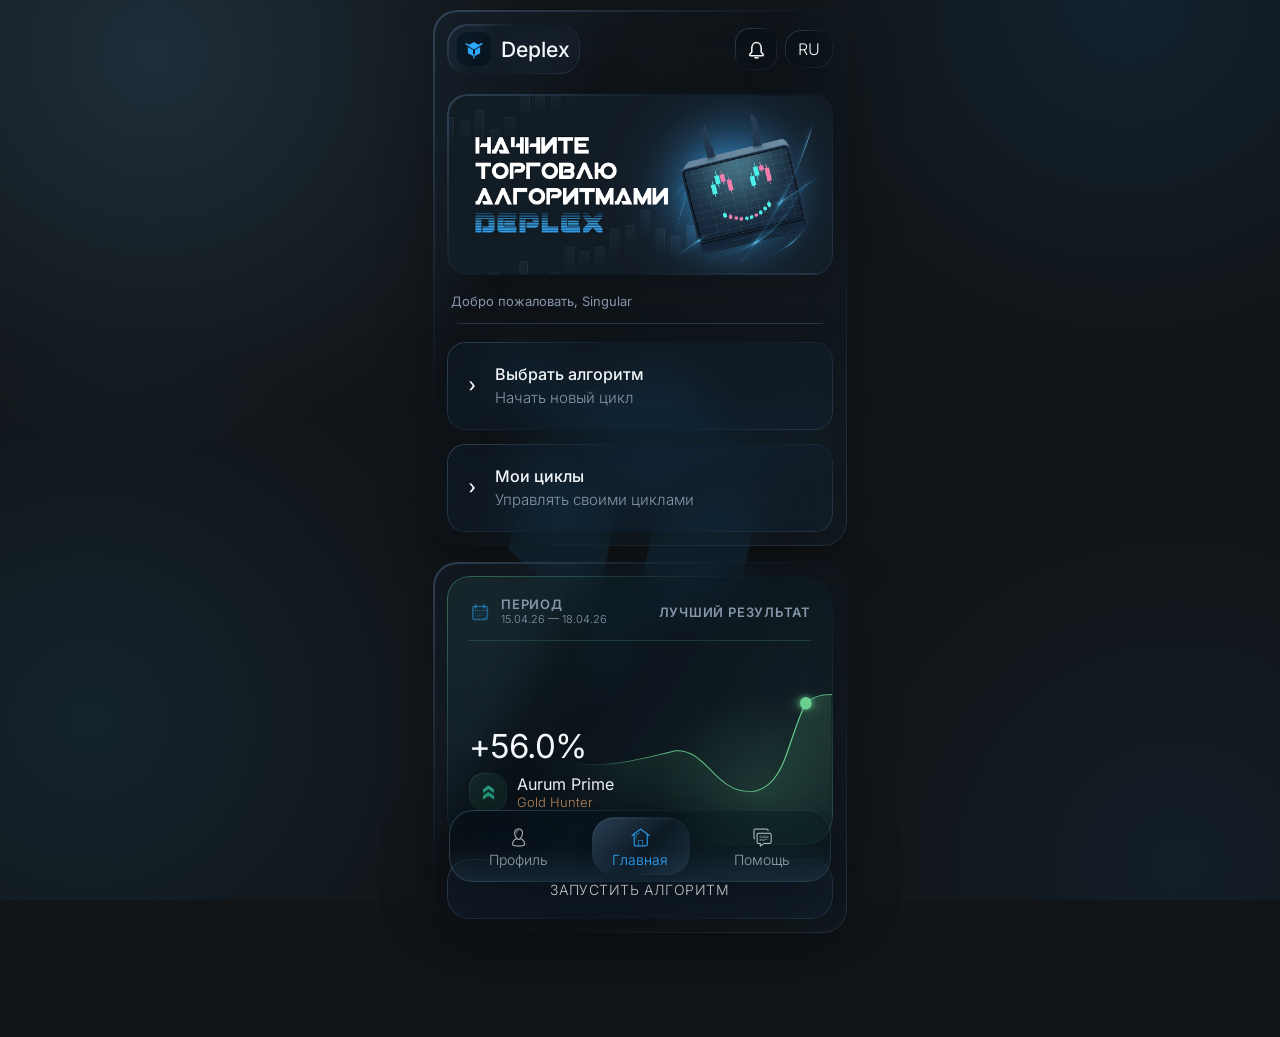
<file: index.html>
<!doctype html>
<html lang="ru">
  <head>
    <meta charset="UTF-8" />
    <meta name="viewport" content="width=device-width, initial-scale=1.0" />
    <meta name="theme-color" content="#020c11" />
    <meta name="mobile-web-app-capable" content="yes" />
    <meta name="apple-mobile-web-app-capable" content="yes" />
    <meta name="apple-mobile-web-app-title" content="Deplex" />
    <meta name="apple-mobile-web-app-status-bar-style" content="black-translucent" />
    <title>Deplex</title>
    <link rel="icon" type="image/svg+xml" href="./Icons/Logo.svg?v=60" />
    <link rel="apple-touch-icon" sizes="180x180" href="./Icons/apple-touch-icon.png?v=60" />
    <link rel="manifest" href="./site.webmanifest?v=60" />
    <link rel="stylesheet" href="./styles.css?v=290" />
  </head>
  <body>
    <main class="app-shell">
      <section id="app"></section>
    </main>
    <script src="https://telegram.org/js/telegram-web-app.js"></script>
    <script src="./app.js?v=237"></script>
  </body>
</html>
</file>
<file: styles.css>
@font-face {
  font-family: "Inter";
  src: url("./Fonts/Inter/Inter-Light-cyrillic.woff2") format("woff2");
  font-style: normal;
  font-weight: 300;
  font-display: swap;
  unicode-range: U+0400-052F, U+2DE0-2DFF, U+A640-A69F;
}

@font-face {
  font-family: "Inter";
  src: url("./Fonts/Inter/Inter-Light-latin.woff2") format("woff2");
  font-style: normal;
  font-weight: 300;
  font-display: swap;
  unicode-range: U+0000-00FF, U+0131, U+0152-0153, U+02BB-02BC, U+02C6, U+02DA, U+02DC, U+0304, U+0308, U+0329, U+2000-206F, U+20AC, U+2122, U+2191, U+2193, U+2212, U+2215, U+FEFF, U+FFFD;
}

@font-face {
  font-family: "Inter";
  src: url("./Fonts/Inter/Inter-Regular-cyrillic.woff2") format("woff2");
  font-style: normal;
  font-weight: 400;
  font-display: swap;
  unicode-range: U+0400-052F, U+2DE0-2DFF, U+A640-A69F;
}

@font-face {
  font-family: "Inter";
  src: url("./Fonts/Inter/Inter-Regular-latin.woff2") format("woff2");
  font-style: normal;
  font-weight: 400;
  font-display: swap;
  unicode-range: U+0000-00FF, U+0131, U+0152-0153, U+02BB-02BC, U+02C6, U+02DA, U+02DC, U+0304, U+0308, U+0329, U+2000-206F, U+20AC, U+2122, U+2191, U+2193, U+2212, U+2215, U+FEFF, U+FFFD;
}

@font-face {
  font-family: "Inter";
  src: url("./Fonts/Inter/Inter-Medium-cyrillic.woff2") format("woff2");
  font-style: normal;
  font-weight: 500;
  font-display: swap;
  unicode-range: U+0400-052F, U+2DE0-2DFF, U+A640-A69F;
}

@font-face {
  font-family: "Inter";
  src: url("./Fonts/Inter/Inter-Medium-latin.woff2") format("woff2");
  font-style: normal;
  font-weight: 500;
  font-display: swap;
  unicode-range: U+0000-00FF, U+0131, U+0152-0153, U+02BB-02BC, U+02C6, U+02DA, U+02DC, U+0304, U+0308, U+0329, U+2000-206F, U+20AC, U+2122, U+2191, U+2193, U+2212, U+2215, U+FEFF, U+FFFD;
}

@font-face {
  font-family: "Inter";
  src: url("./Fonts/Inter/Inter-SemiBold-cyrillic.woff2") format("woff2");
  font-style: normal;
  font-weight: 600;
  font-display: swap;
  unicode-range: U+0400-052F, U+2DE0-2DFF, U+A640-A69F;
}

@font-face {
  font-family: "Inter";
  src: url("./Fonts/Inter/Inter-SemiBold-latin.woff2") format("woff2");
  font-style: normal;
  font-weight: 600;
  font-display: swap;
  unicode-range: U+0000-00FF, U+0131, U+0152-0153, U+02BB-02BC, U+02C6, U+02DA, U+02DC, U+0304, U+0308, U+0329, U+2000-206F, U+20AC, U+2122, U+2191, U+2193, U+2212, U+2215, U+FEFF, U+FFFD;
}

@font-face {
  font-family: "Inter";
  src: url("./Fonts/Inter/Inter-Bold-cyrillic.woff2") format("woff2");
  font-style: normal;
  font-weight: 700;
  font-display: swap;
  unicode-range: U+0400-052F, U+2DE0-2DFF, U+A640-A69F;
}

@font-face {
  font-family: "Inter";
  src: url("./Fonts/Inter/Inter-Bold-latin.woff2") format("woff2");
  font-style: normal;
  font-weight: 700;
  font-display: swap;
  unicode-range: U+0000-00FF, U+0131, U+0152-0153, U+02BB-02BC, U+02C6, U+02DA, U+02DC, U+0304, U+0308, U+0329, U+2000-206F, U+20AC, U+2122, U+2191, U+2193, U+2212, U+2215, U+FEFF, U+FFFD;
}

:root {
  --bg: #000c11;
  --text: #f4f7f9;
  --text-strong: #f6f8fb;
  --muted: #8796aa;
  --muted-blue: #5d789d;
  --cyan: #2ee8ee;
  --cyan-deep: #2ea7fd;
  --text-soft-blue: color-mix(in srgb, var(--text-strong) 48%, var(--cyan-deep));
  --command-bg: rgba(46, 167, 253, 0.55);
  --command-shadow: rgba(16, 148, 173, 0.18);
  --gold: #c69060;
  --tone-positive: #6bcf91;
  --tone-negative: #d98a9a;
  --divider-subtle: rgba(95, 132, 166, 0.3);
  --surface-pad-sm: 14px;
  --surface-pad-md: 16px;
  --surface-pad-lg: 18px;
  --surface-radius-sm: 18px;
  --surface-radius-md: 20px;
  --surface-radius-lg: 22px;
  --surface-gap-sm: 8px;
  --surface-gap-md: 12px;
  --surface-gap-lg: 16px;
  --inline-icon-gap: 6px;
  --heading-copy-gap: 8px;
  --label-control-gap: 14px;
  --copy-control-gap: 18px;
  --form-group-gap: 30px;
  --supporting-copy-gap: 10px;
  --glass-main-surface: linear-gradient(
    120deg,
    rgba(28, 44, 63, 0.26) 20%,
    rgba(5, 18, 32, 0.12) 30%,
    rgba(28, 46, 63, 0.22) 100%
  );
  --panel: rgba(3, 17, 26, 0.52);
  --panel-strong: rgba(8, 28, 43, 0.62);
  --control-surface: rgba(16, 34, 54, 0.3);
  --control-muted-surface: #030f14;
  --control-active-surface: rgba(46, 167, 253, 0.25);
  --glass-border-main: 1.5px;
  --glass-border-inner: 1px;
  --glass-border-main-gradient: linear-gradient(135deg, rgba(100, 138, 176, 0.35), rgba(16, 31, 46, 0.3) 38%, rgba(5, 14, 22, 0.3) 60%, rgba(74, 105, 138, 0.35));
  --glass-border-inner-gradient: linear-gradient(135deg, rgba(91, 128, 166, 0.48), rgba(12, 25, 38, 0.12) 55%, rgba(74, 105, 138, 0.32));
  --glass-border-active-gradient: linear-gradient(
  135deg,
  rgba(46, 167, 253, 0.82) 0%,
  rgba(46, 167, 253, 0.22) 32%,
  rgba(8, 22, 36, 0.16) 52%,
  rgba(46, 167, 253, 0.58) 100%
);
  --stroke: rgba(83, 117, 151, 0.72);
  --stroke-dark: rgba(19, 38, 55, 0.8);
  --font-light: 300;
  --font-regular: 400;
  --font-medium: 500;
  --font-semibold: 600;
  --text-brand: 28px;
  --text-brand-mid: 24px;
  --text-page-top-title: 33px;
  --text-page-top-title-mid: 29px;
  --text-page-top-title-mobile: 25px;
  --text-section-title: 32px;
  --text-section-title-mid: 29px;
  --text-card-title: 23px;
  --text-card-title-mid: 21px;
  --text-card-title-mobile: 16px;
  --text-control: 20px;
  --text-control-mid: 20px;
  --text-control-mobile: 16px;
  --text-choice-option: 19px;
  --text-choice-option-mid: 18px;
  --text-choice-option-mobile: 15px;
  --text-command: 20px;
  --text-command-mid: 18px;
  --text-command-mobile: 14px;
  --text-caption: clamp(16px, 3.8vw, 19px);
  --text-caption-mobile: clamp(13px, 3.6vw, 15px);
  --text-hint: 16px;
  --text-hint-mobile: 13px;
  --text-small: 13px;
  --text-small-mobile: 12px;
  --text-chip: 11px;
  --text-chip-mobile: 10px;
  --text-address: var(--text-caption);
  --text-address-mobile: 13px;
  --text-top-action: 20px;
  --text-top-action-mobile: 16px;
  --text-eyebrow: 21px;
  --text-inline-badge: 17px;
  --text-inline-badge-mid: 16px;
  --text-inline-badge-mobile: 12px;
  --text-money-value: 18px;
  --text-money-value-mobile: 16px;
  --text-tab: 21px;
  --text-tab-mid: 18px;
  --text-tab-mobile: 14px;
  --text-empty-title: 30px;
  --text-modal-title: 25px;
  --caption-size: var(--text-caption);
  --caption-size-mobile: var(--text-caption-mobile);
  --hint-size: var(--text-hint);
  --hint-size-mobile: var(--text-hint-mobile);
  --action-title-size: var(--text-card-title);
  --action-title-size-mid: var(--text-card-title-mid);
  --action-title-size-mobile: var(--text-card-title-mobile);
  --control-title-size: var(--text-control);
  --control-title-size-mid: var(--text-control-mid);
  --control-title-size-mobile: var(--text-control-mobile);
  --choice-option-size: var(--text-choice-option);
  --choice-option-size-mid: var(--text-choice-option-mid);
  --choice-option-size-mobile: var(--text-choice-option-mobile);
  --section-kicker-size: var(--text-control);
  --section-kicker-size-mid: var(--text-command-mid);
  --section-kicker-size-mobile: var(--text-command-mobile);
  --primary-command-size: var(--text-command);
  --primary-command-size-mid: var(--text-command-mid);
  --primary-command-size-mobile: var(--text-command-mobile);
}

* {
  box-sizing: border-box;
}

html {
  min-height: 100%;
  -webkit-text-size-adjust: 100%;
  touch-action: manipulation;
  background:
    radial-gradient(circle at 12% 6%, rgba(56, 93, 122, 0.35), transparent 28%),
    radial-gradient(circle at 88% 0%, rgba(22, 66, 102, 0.3), transparent 24%),
    radial-gradient(circle at 7% 80%, rgba(30, 77, 109, 0.25), transparent 28%),
    radial-gradient(circle at 92% 96%, rgba(27, 61, 94, 0.22), transparent 24%),
    #111518;
  background-attachment: fixed;
}

body {
  position: relative;
  min-height: 100%;
  margin: 0;
  color: var(--text);
  font-family: "Inter", Arial, sans-serif;
  letter-spacing: 0;
  touch-action: manipulation;
}

button,
a,
[role="button"] {
  touch-action: manipulation;
}

body::before {
  position: fixed;
  left: 50%;
  top: 55%;
  top: 55lvh;
  z-index: -1;
  width: 420px;
  height: 420px;
  background: url("./Icons/Logo.svg") center / contain no-repeat;
  opacity: 0.12;
  transform: translate(-50%, -50%) rotate(12deg);
  content: "";
  pointer-events: none;
}


button {
  border: 0;
  color: inherit;
  font: inherit;
}

.app-shell {
  width: min(100%, 430px);
  min-height: 100vh;
  margin: 0 auto;
  padding: 18px 12px 124px;
}

.home-screen,
.empty-screen,
.algorithms-screen {
  display: flex;
  min-height: calc(100vh - 142px);
  flex-direction: column;
  gap: 22px;
}

.glass-card,
.glass-panel {
  --glass-border-width: var(--glass-border-main);
  --glass-border-gradient: var(--glass-border-main-gradient);
  position: relative;
  border: 0;
  background: var(--glass-main-surface);
  box-shadow:
    0 0 0 1px rgba(255, 255, 255, 0.015) inset,
    0 18px 56px rgba(0, 0, 0, 0.18);
  backdrop-filter: blur(20px) saturate(104%);
  -webkit-backdrop-filter: blur(24px) saturate(104%);
}

.glass-card::before,
.glass-panel::before {
  position: absolute;
  inset: 0;
  z-index: 0;
  padding: var(--glass-border-width);
  border-radius: inherit;
  background: var(--glass-border-gradient);
  content: "";
  pointer-events: none;
  -webkit-mask:
    linear-gradient(#000 0 0) content-box,
    linear-gradient(#000 0 0);
  -webkit-mask-composite: xor;
  mask:
    linear-gradient(#000 0 0) content-box,
    linear-gradient(#000 0 0);
  mask-composite: exclude;
}

.glass-card > *,
.glass-panel > * {
  position: relative;
  z-index: 1;
}

.banner-frame {
  --glass-border-width: var(--glass-border-main);
  --glass-border-gradient: var(--glass-border-main-gradient);
}

.banner-frame::before {
  z-index: 3;
}

.hero-card {
  padding: 22px;
  border-radius: 34px;
}

.top-bar {
  display: flex;
  align-items: center;
  justify-content: space-between;
  gap: 14px;
}

.brand-card {
  display: flex;
  min-width: 166px;
  align-items: center;
  gap: 18px;
  padding: 12px 18px;
  border-radius: 22px;
}

.brand-mark {
  display: grid;
  width: 50px;
  height: 50px;
  place-items: center;
  border-radius: 14px;
  background: rgba(2, 18, 28, 0.58);
}

.brand-mark img {
  width: 31px;
  height: 31px;
}

.brand-name {
  font-size: var(--text-brand);
  font-weight: var(--font-medium);
  line-height: 1;
}

.top-actions {
  display: flex;
  align-items: center;
  gap: 10px;
}

.back-button {
  --glass-border-width: var(--glass-border-main);
  display: grid;
  width: 72px;
  height: 72px;
  place-items: center;
  border-radius: 16px;
}

.back-button img {
  width: 40px;
  height: 40px;
  object-fit: contain;
}

.icon-button,
.lang-button {
  --glass-border-width: var(--glass-border-inner);
  --glass-border-gradient: var(--glass-border-inner-gradient);
  display: grid;
  place-items: center;
  border-radius: 16px;
  background: linear-gradient(180deg, rgba(0, 10, 14, 0.24), rgba(0, 7, 10, 0.14));
}

.icon-button {
  width: 54px;
  height: 54px;
  color: #f4f7f9;
}

.icon-button svg {
  width: 33px;
  height: 33px;
}

.lang-button {
  width: 62px;
  height: 48px;
  color: #f4f7f9;
  font-size: var(--text-top-action);
  font-weight: var(--font-light);
}

.banner-frame {
  margin-top: 34px;
  overflow: hidden;
  border-radius: 28px;
}

.banner-frame img {
  display: block;
  width: 100%;
  height: auto;
}

.welcome {
  margin: 28px 4px 0;
  color: var(--muted);
  font-size: var(--hint-size);
  font-weight: var(--font-regular);
  line-height: 1.25;
}

.divider {
  height: 1px;
  margin: 20px 10px 28px;
  background: var(--divider-subtle);
}

.primary-actions {
  display: grid;
  gap: 22px;
}

.best-result-block {
  display: grid;
  gap: 14px;
}

.best-result-card {
  --glass-border-width: var(--glass-border-inner);
  --glass-border-gradient: linear-gradient(135deg, rgba(107, 207, 145, 0.4), rgba(16, 45, 38, 0.18) 42%, rgba(5, 18, 22, 0.28) 64%, rgba(79, 160, 116, 0.34));
  display: grid;
  min-height: 252px;
  gap: 14px;
  overflow: hidden;
  padding: 22px;
  border-radius: 22px 30px 28px 28px;
  background:
    linear-gradient(135deg, rgba(22, 54, 45, 0.32), rgba(4, 18, 24, 0.18) 44%, rgba(11, 40, 35, 0.26)),
    var(--glass-main-surface);
}

.best-result-card::after {
  position: absolute;
  right: -34px;
  bottom: -54px;
  width: 210px;
  height: 210px;
  background: radial-gradient(circle, rgba(107, 207, 145, 0.16), transparent 68%);
  content: "";
  pointer-events: none;
}

.best-result-card::before {
  border-radius: inherit;
}

.best-result-head {
  display: flex;
  align-items: center;
  justify-content: space-between;
  gap: 14px;
}

.best-result-period {
  display: flex;
  align-items: center;
  gap: 10px;
  color: var(--muted);
}

.best-result-period img {
  width: 22px;
  height: 22px;
  object-fit: contain;
  opacity: 0.82;
}

.best-result-period span {
  display: grid;
  gap: 2px;
}

.best-result-period strong,
.best-result-kicker {
  color: var(--muted);
  font-size: var(--text-small);
  font-weight: var(--font-semibold);
  letter-spacing: 0.06em;
  line-height: 1;
  text-transform: uppercase;
}

.best-result-period small {
  color: var(--muted);
  font-size: 11px;
  font-weight: var(--font-light);
  line-height: 1.2;
}

.best-result-divider {
  height: 1px;
  background: rgba(107, 207, 145, 0.2);
}

.best-result-copy {
  position: absolute;
  left: 22px;
  bottom: 34px;
  z-index: 2;
  display: grid;
  gap: 10px;
}

.best-result-value {
  color: var(--text-strong);
  font-size: var(--text-page-top-title);
  font-weight: var(--font-regular);
  letter-spacing: -0.03em;
  line-height: 1;
}

.best-result-algorithm {
  display: flex;
  align-items: center;
  gap: 10px;
}

.best-result-mark {
  --glass-border-width: var(--glass-border-inner);
  display: grid;
  width: 38px;
  height: 38px;
  place-items: center;
  border-radius: 14px;
  background: rgba(107, 207, 145, 0.08);
}

.best-result-mark img {
  width: 15px;
  height: 15px;
  object-fit: contain;
}

.best-result-algorithm > span:last-child {
  display: grid;
  gap: 1px;
}

.best-result-algorithm b {
  color: var(--text-strong);
  font-size: var(--text-control-mobile);
  font-weight: var(--font-regular);
  line-height: 1.15;
}

.best-result-algorithm small {
  color: var(--gold);
  font-size: var(--text-small);
  font-weight: var(--font-light);
}

.best-result-graph-stage {
  position: relative;
  min-height: 168px;
  color: var(--tone-positive);
}

.best-result-graph {
  position: absolute;
  top: 24px;
  right: -22px;
  bottom: 0;
  left: 34px;
  width: calc(100% - 12px);
  height: calc(100% - 24px);
  overflow: visible;
}

.best-result-graph-fill {
  fill: url(#best-result-fill);
  opacity: 0.82;
}

.best-result-graph-line {
  fill: none;
  stroke: url(#best-result-stroke);
  stroke-width: 4;
  stroke-linecap: round;
  stroke-linejoin: round;
  shape-rendering: geometricPrecision;
}

.best-result-graph-dot {
  filter:
    drop-shadow(0 0 12px rgba(107, 207, 145, 0.9))
    drop-shadow(0 0 28px rgba(107, 207, 145, 0.4));
}

.best-result-graph-dot circle {
  fill: currentColor;
  transform-box: fill-box;
  transform-origin: center;
  transform: scale(1, 1.55);
}

.best-result-graph-dot-telegram-glow {
  display: none;
}

html.is-telegram .best-result-graph-dot-telegram-glow {
  display: block;
  opacity: 0.9;
}

.best-result-action {
  --glass-border-width: var(--glass-border-inner);
  width: 100%;
  min-height: 60px;
  border-radius: 22px;
  background: rgba(18, 33, 49, 0.56);
  color: var(--text-strong);
  font-size: var(--primary-command-size-mobile);
  font-weight: var(--font-light);
  letter-spacing: 0.04em;
  text-transform: uppercase;
}

.page-hero {
  padding: 22px;
  border-radius: 34px;
}

.page-title-block {
  margin: var(--heading-copy-gap) 0 8px;
  padding-right: 136px;
  padding-left: 86px;
}

.page-top-title {
  flex: 1;
  align-self: center;
  min-width: 0;
  margin: 0;
  color: var(--text);
  font-size: var(--text-page-top-title);
  font-weight: var(--font-semibold);
  line-height: 1.05;
  overflow-wrap: anywhere;
}

.page-title-block span {
  display: block;
  margin-top: 0;
  color: var(--muted);
  font-size: var(--hint-size);
  font-weight: var(--font-regular);
  line-height: 1.1;
}

.nav-card {
  display: grid;
  width: 100%;
  grid-template-columns: 26px 1fr;
  gap: 20px;
  align-items: center;
  min-height: 132px;
  padding: 24px 30px;
  border-radius: 24px;
  background: rgba(4, 16, 26, 0.18);
  text-align: left;
}

.action-primary {
  overflow: hidden;
  animation: ctaPulse 6000ms ease-out 600ms 1;
}

.action-primary::after {
  position: absolute;
  top: -40%;
  bottom: -40%;
  left: -65%;
  z-index: 1;
  width: 42%;
  background: linear-gradient(90deg, transparent, rgba(46, 167, 253, 0.22), transparent);
  content: "";
  pointer-events: none;
  transform: skewX(-18deg);
  animation: ctaShine 6000ms ease-out 750ms 1;
}

@keyframes ctaPulse {
  0%,
  36%,
  50%,
  86%,
  100% {
    box-shadow:
      0 0 0 1px rgba(255, 255, 255, 0.015) inset,
      0 18px 56px rgba(0, 0, 0, 0.18);
  }

  14%,
  64% {
    box-shadow:
      0 0 0 1px rgba(46, 167, 253, 0.26) inset,
      0 0 26px rgba(46, 167, 253, 0.22),
      0 18px 56px rgba(0, 0, 0, 0.18);
  }
}

@keyframes ctaShine {
  0%,
  50% {
    left: -65%;
    opacity: 0;
  }

  6%,
  56% {
    opacity: 1;
  }

  20%,
  70% {
    opacity: 0.75;
  }

  28%,
  78%,
  100% {
    left: 128%;
    opacity: 0;
  }
}

.nav-arrow {
  width: 14px;
  height: auto;
  transform: rotate(-90deg);
}

.nav-title {
  display: block;
  font-size: var(--action-title-size);
  font-weight: var(--font-medium);
  line-height: 1.08;
}

.nav-subtitle {
  display: block;
  margin-top: 9px;
  color: var(--muted);
  font-size: var(--caption-size);
  font-weight: var(--font-light);
  line-height: 1.15;
}

.start-button {
  --glass-border-width: var(--glass-border-inner);
  width: 100%;
  margin-top: 24px;
  padding: 22px 20px;
  border-radius: 22px;
  background: rgba(4, 16, 26, 0.18);
  color: var(--text-strong);
  font-size: var(--primary-command-size);
  font-weight: var(--font-regular);
  letter-spacing: 0.04em;
  line-height: 1;
  text-transform: uppercase;
}

.nav-card {
  --glass-border-width: var(--glass-border-inner);
}

.algorithm-list {
  display: grid;
  gap: 22px;
}

.algorithm-card {
  padding: 24px 20px 22px;
  border-radius: 34px;
}

.algorithm-head {
  display: grid;
  grid-template-columns: minmax(0, 1fr) auto;
  gap: 14px;
  align-items: center;
}

.algorithm-title-row {
  display: flex;
  min-width: 0;
  align-items: center;
  gap: 16px;
}

.algorithm-title-row h2 {
  margin: 0;
  font-size: var(--text-section-title);
  font-weight: var(--font-semibold);
  line-height: 1;
  white-space: nowrap;
}

.algorithm-tags {
  display: flex;
  min-width: 0;
  gap: 8px;
}

.algorithm-tags span {
  display: inline-grid;
  min-height: 38px;
  place-items: center;
  border-radius: 999px;
  font-size: var(--text-caption-mobile);
  font-weight: var(--font-semibold);
  line-height: 1;
}

.algorithm-tags span {
  --glass-border-width: var(--glass-border-inner);
  min-width: 76px;
  padding: 0 17px;
  color: var(--muted-blue);
  background: rgba(8, 24, 38, 0.38);
}

.algorithm-divider {
  height: 1px;
  margin: 24px 10px 28px;
  background: var(--divider-subtle);
}

.algorithm-body {
  display: grid;
  grid-template-columns: minmax(0, 1fr) minmax(138px, 38%);
  gap: 18px;
  align-items: stretch;
}

.algorithm-copy {
  display: flex;
  min-height: 360px;
  flex-direction: column;
  justify-content: flex-start;
  gap: 28px;
  color: var(--muted);
  font-size: var(--caption-size);
  font-weight: var(--font-light);
  line-height: 1.62;
}

.algorithm-copy p {
  margin: 0;
}

.algorithm-image {
  --glass-border-width: var(--glass-border-main);
  min-height: 360px;
  overflow: hidden;
  border-radius: 24px;
}

.algorithm-image::before {
  z-index: 3;
}

.algorithm-image img {
  display: block;
  width: 100%;
  height: 100%;
  object-fit: cover;
  object-position: center top;
}

.bottom-nav {
  --glass-border-width: var(--glass-border-inner);
  --glass-border-gradient: linear-gradient(135deg, rgba(91, 128, 166, 0.42), rgba(12, 25, 38, 0.1) 52%, rgba(74, 105, 138, 0.28));
  --nav-pad-inline: 10px;
  --nav-slot-size: calc((100% - 20px) / 3);
  --nav-pill-width: 104px;
  position: fixed;
  right: max(16px, calc((100vw - 430px) / 2 + 16px));
  bottom: 22px;
  left: max(16px, calc((100vw - 430px) / 2 + 16px));
  z-index: 20;
  display: grid;
  grid-template-columns: repeat(3, 1fr);
  padding: 11px 10px;
  border-radius: 28px;
  background: linear-gradient(180deg, rgba(0, 10, 14, 0.24), rgba(0, 7, 10, 0.12), rgba(49, 83, 97, 0.24));
  box-shadow:
    0 0 0 1px rgba(255, 255, 255, 0.03) inset,
    0 22px 70px rgba(0, 0, 0, 0.34);
  backdrop-filter: blur(30px) saturate(135%);
  -webkit-backdrop-filter: blur(30px) saturate(135%);
  isolation: isolate;
}

.bottom-nav::after {
  --glass-border-gradient: var(--glass-border-inner-gradient);
  position: absolute;
  top: 9px;
  bottom: 9px;
  left: var(--active-pill-left);
  z-index: -1;
  width: var(--nav-pill-width);
  border-radius: 22px;
  border: 1px solid transparent;
  background:
    linear-gradient(180deg, rgba(28, 44, 63, 0.24), rgba(5, 18, 32, 0.14)) padding-box,
    var(--glass-border-gradient) border-box;
  box-shadow:
    inset 0 1px 0 rgba(255, 255, 255, 0.055),
    0 8px 18px rgba(0, 0, 0, 0.12);
  opacity: var(--indicator-opacity, 1);
  content: "";
}

.bottom-nav.has-nav-transition::after {
  animation: nav-pill-settle 340ms cubic-bezier(0.22, 1, 0.36, 1) both;
}

html.is-input-focused .bottom-nav {
  opacity: 0;
  pointer-events: none;
  transform: translateY(calc(100% + 24px));
}

.tab-button {
  display: grid;
  min-height: 60px;
  place-items: center;
  align-content: center;
  gap: 0;
  background: transparent;
  color: var(--text);
  opacity: 0.86;
  text-align: center;
  transition:
    color 180ms ease,
    opacity 180ms ease,
    transform 180ms ease;
}

.tab-button img {
  width: 32px;
  height: 32px;
  object-fit: contain;
  filter: brightness(0) invert(90%) sepia(3%) saturate(130%) hue-rotate(181deg) brightness(102%) contrast(86%);
  opacity: 0.92;
}

.tab-button span {
  color: rgba(201, 213, 223, 0.82);
  font-size: var(--text-eyebrow);
  font-weight: var(--font-light);
  line-height: 1;
  margin-top: 0;
}

.tab-button.is-active {
  color: var(--cyan-deep);
  opacity: 1;
}

.tab-button.is-active img {
  filter: none;
  opacity: 1;
}

.tab-button.is-active span {
  color: inherit;
}

.empty-card {
  display: grid;
  min-height: calc(100vh - 160px);
  place-items: center;
  border-radius: 34px;
  text-align: center;
}

.empty-card h1 {
  margin: 0;
  font-size: var(--text-empty-title);
  font-weight: var(--font-regular);
}

.empty-card p {
  margin: 12px 0 0;
  color: var(--muted);
  font-size: var(--hint-size);
}

.start-cycle-screen {
  display: flex;
  min-height: calc(100vh - 142px);
  flex-direction: column;
  gap: 22px;
}

.cycles-screen,
.detail-cycle-screen,
.profile-screen {
  display: flex;
  min-height: calc(100vh - 142px);
  flex-direction: column;
  gap: 22px;
}

.start-form-card,
.finish-card {
  padding: 24px 20px 22px;
  border-radius: 34px;
}

.start-algorithm-banner {
  --glass-border-width: var(--glass-border-main);
  overflow: hidden;
  margin-bottom: 28px;
  border-radius: 26px;
}

.start-algorithm-banner::before {
  z-index: 3;
}

.start-algorithm-banner img {
  display: block;
  width: 100%;
  height: auto;
}

.form-group {
  position: relative;
  display: grid;
  gap: var(--label-control-gap);
  margin: 0 0 var(--form-group-gap);
}

.form-group:last-child {
  margin-bottom: 0;
}

.field-label,
.section-label {
  color: var(--muted);
  font-size: var(--section-kicker-size);
  font-weight: var(--font-regular);
  letter-spacing: 0;
  line-height: 1.12;
  text-transform: none;
}

.finish-label {
  margin-top: 6px;
  color: var(--text);
  font-weight: var(--font-semibold);
  letter-spacing: 0.035em;
  text-transform: uppercase;
}

.with-info {
  display: flex;
  align-items: center;
  gap: var(--inline-icon-gap);
}

.info-button {
  display: grid;
  width: 20px;
  height: 20px;
  padding: 0;
  place-items: center;
  background: transparent;
  opacity: 0.9;
}

.info-button img {
  width: 100%;
  height: 100%;
  object-fit: contain;
}

.select-control {
  --glass-border-width: var(--glass-border-inner);
  display: flex;
  width: 100%;
  min-height: 86px;
  align-items: center;
  justify-content: space-between;
  gap: 18px;
  padding: 0 28px;
  border-radius: 22px;
  background: var(--control-surface);
  color: var(--text-strong);
  font-size: var(--control-title-size);
  font-weight: var(--font-regular);
  line-height: 1.1;
  text-align: left;
}

.select-control > span {
  font-size: var(--section-kicker-size);
}

.select-chevron {
  width: 18px;
  height: 18px;
  object-fit: contain;
  flex: 0 0 auto;
  filter: brightness(0) saturate(100%) invert(45%) sepia(18%) saturate(1051%) hue-rotate(174deg) brightness(92%) contrast(88%);
  opacity: 0.9;
  transform: rotate(-90deg);
}

.select-control[aria-expanded="true"] .select-chevron {
  transform: rotate(90deg);
}

.select-menu {
  --glass-border-width: var(--glass-border-inner);
  display: grid;
  overflow: hidden;
  border-radius: 22px;
  background: rgba(7, 23, 35, 0.94);
  box-shadow: 0 18px 44px rgba(0, 0, 0, 0.38);
}

.select-option {
  position: relative;
  min-height: 58px;
  padding: 0 22px;
  background: transparent;
  color: var(--text-strong);
  font-size: var(--caption-size);
  font-weight: var(--font-regular);
  line-height: 1.1;
  text-align: left;
}

.select-option + .select-option {
  border-top: 0;
}

.select-option + .select-option::before {
  position: absolute;
  top: 0;
  right: 10px;
  left: 10px;
  height: 1px;
  background: var(--divider-subtle);
  content: "";
}

.select-option.is-active {
  color: var(--cyan-deep);
}

.select-option.is-disabled,
.select-option:disabled {
  color: rgba(201, 213, 223, 0.42);
  cursor: not-allowed;
}

.select-modal {
  width: min(100%, 430px);
  padding: 28px;
  border-radius: 28px;
}

.select-modal h2 {
  margin: 0 0 18px;
  color: var(--muted);
  font-size: var(--section-kicker-size);
  font-weight: var(--font-semibold);
  letter-spacing: 0.035em;
  line-height: 1.1;
  text-transform: uppercase;
}

.transfer-grid {
  display: grid;
  grid-template-columns: repeat(2, minmax(0, 1fr));
  gap: 16px;
}

.transfer-option {
  --glass-border-width: var(--glass-border-inner);
  display: grid;
  min-height: 104px;
  grid-template-columns: 42px 1fr;
  align-items: center;
  gap: 18px;
  padding: 18px 22px;
  border-radius: 22px;
  background: var(--control-surface);
  color: #c9d5df;
  font-size: var(--control-title-size);
  font-weight: var(--font-regular);
  line-height: 1.2;
  text-align: left;
}

.transfer-option img {
  width: 42px;
  height: 42px;
  object-fit: contain;
  filter: none;
}

.transfer-option.is-active {
  --glass-border-gradient: var(--glass-border-active-gradient);
  background: var(--control-active-surface);
  color: var(--text-strong);
}

.transfer-option.is-disabled,
.transfer-option:disabled {
  color: rgba(201, 213, 223, 0.48);
  cursor: not-allowed;
}

.transfer-option.is-disabled img,
.transfer-option:disabled img {
  filter: brightness(0) saturate(100%) invert(65%) sepia(8%) saturate(577%) hue-rotate(176deg) brightness(83%) contrast(84%);
  opacity: 0.58;
}

.wallet-address-group {
  display: grid;
  gap: 0;
  margin-top: 0;
}

.transfer-grid + .section-description,
.transfer-grid + .wallet-address-group {
  margin-top: calc(var(--form-group-gap) - var(--label-control-gap));
}

.wallet-address {
  --glass-border-width: var(--glass-border-inner);
  width: 100%;
  border: 0;
  overflow-wrap: anywhere;
  word-break: break-all;
  padding: 24px 28px;
  border-radius: 22px;
  background: var(--control-surface);
  color: var(--text-soft-blue);
  font: inherit;
  font-size: var(--text-address);
  font-weight: var(--font-light);
  line-height: 1.32;
  outline: none;
  resize: none;
  white-space: normal;
}

.wallet-address-group .wallet-address {
  margin-top: var(--label-control-gap);
}

.wallet-address-group .copy-field {
  margin-top: var(--label-control-gap);
}

.wallet-address-group .wallet-address + .section-description {
  margin-top: var(--supporting-copy-gap);
}

.wallet-address-group .copy-field + .section-description {
  margin-top: var(--supporting-copy-gap);
}

.wallet-address-group .section-description + .section-description {
  margin-top: 0px;
}

.finish-card {
  display: grid;
  gap: 0;
}

.section-description {
  width: 100%;
  max-width: none;
  margin: 0;
  color: var(--muted);
  font-size: var(--hint-size);
  font-weight: var(--font-regular);
  line-height: 1.35;
}

.finish-label + .section-description {
  margin-top: var(--heading-copy-gap);
}

.section-description + .finish-options {
  margin-top: var(--copy-control-gap);
}

.finish-options + .section-description {
  margin-top: var(--copy-control-gap);
}

.memo-block .section-description,
.transfer-route-head .section-description {
  margin-top: 0;
}

.finish-options {
  display: grid;
  gap: 18px;
}

.finish-option {
  --glass-border-width: var(--glass-border-inner);
  min-height: 76px;
  padding: 0 24px;
  border-radius: 20px;
  background: var(--control-surface);
  color: #c9d5df;
  font-size: var(--control-title-size);
  font-weight: var(--font-regular);
  line-height: 1.1;
  text-align: left;
}

.finish-option.is-active {
  --glass-border-gradient: var(--glass-border-active-gradient);
  background: var(--control-active-surface);
  color: var(--text-strong);
}

.choice-option {
  font-size: var(--choice-option-size);
  font-weight: var(--font-regular);
}

.create-cycle-button {
  position: relative;
  width: 100%;
  min-height: 68px;
  border-radius: 22px;
  background: var(--command-bg);
  color: #f8fbfd;
  font-size: var(--primary-command-size);
  font-weight: var(--font-medium);
  letter-spacing: 0.04em;
  line-height: 1;
  text-transform: uppercase;
  box-shadow: 0 16px 38px var(--command-shadow);
}

.create-cycle-button::before {
  position: absolute;
  inset: 0;
  padding: 1px;
  border-radius: inherit;
  background: var(--glass-border-active-gradient);
  content: "";
  pointer-events: none;
  -webkit-mask:
    linear-gradient(#000 0 0) content-box,
    linear-gradient(#000 0 0);
  -webkit-mask-composite: xor;
  mask:
    linear-gradient(#000 0 0) content-box,
    linear-gradient(#000 0 0);
  mask-composite: exclude;
}

.modal-layer {
  position: fixed;
  inset: 0;
  z-index: 50;
  display: grid;
  padding: 22px;
  place-items: center;
  overflow-y: auto;
  overscroll-behavior: contain;
  background: rgba(0, 7, 11, 0.56);
  backdrop-filter: blur(10px);
  -webkit-backdrop-filter: blur(10px);
  animation: modal-layer-enter 200ms ease both;
  transition: opacity 200ms ease;
}

.modal-layer > :is(.glass-card, .glass-panel) {
  max-height: calc(100dvh - 44px);
  overflow-y: auto;
  overscroll-behavior: contain;
  animation: modal-surface-enter 200ms cubic-bezier(0.22, 1, 0.36, 1) both;
  transition:
    opacity 200ms ease,
    transform 200ms cubic-bezier(0.22, 1, 0.36, 1);
}

html.has-modal,
html.has-modal body {
  overflow: hidden;
}

.modal-layer.is-modal-nested {
  animation: none;
}

.modal-layer.is-modal-nested > :is(.glass-card, .glass-panel) {
  animation: modal-surface-swap 180ms ease both;
}

.modal-layer.is-modal-preserved,
.modal-layer.is-modal-preserved > :is(.glass-card, .glass-panel) {
  animation: none;
}

.modal-layer.is-closing {
  opacity: 0;
}

.modal-layer.is-closing > :is(.glass-card, .glass-panel) {
  opacity: 0;
  transform: translateY(8px) scale(0.98);
}

.info-modal {
  width: min(100%, 430px);
  padding: 28px;
  border-radius: 28px;
}

.info-modal h2 {
  margin: 0;
  font-size: var(--action-title-size);
  font-weight: var(--font-medium);
}

.info-modal p {
  margin: 16px 0 0;
  color: var(--muted);
  font-size: var(--caption-size);
  font-weight: var(--font-light);
  line-height: 1.45;
}

.modal-close {
  position: absolute;
  top: 14px;
  right: 16px;
  z-index: 2;
  width: 34px;
  height: 34px;
  padding: 0;
  background: transparent;
  color: var(--muted);
  font-size: var(--text-empty-title);
  font-weight: var(--font-light);
  line-height: 1;
}

.cycles-card {
  padding: 20px;
  border-radius: 34px;
}

.profile-card {
  display: grid;
  gap: 18px;
}

.profile-title-block .profile-user-name {
  margin-bottom: 6px;
  color: var(--text-strong);
  font-weight: var(--font-medium);
}

.profile-summary-grid {
  display: grid;
  grid-template-columns: repeat(2, minmax(0, 1fr));
  gap: 14px;
}

.profile-stat-card {
  width: 100%;
  border: 0;
  color: inherit;
  text-align: left;
  cursor: pointer;
}

.balance-card .balance-label {
  color: var(--muted);
  font-size: var(--text-small);
  font-weight: var(--font-light);
}

.balance-card .balance-amount {
  color: var(--text-strong);
  font-weight: var(--font-regular);
  line-height: 1.1;
}

.balance-card {
  align-content: start;
}

.balance-arrow {
  position: absolute;
  right: var(--surface-pad-lg);
  bottom: var(--surface-pad-lg);
}

.profile-actions {
  display: grid;
  gap: 14px;
}

.compact-nav-grid {
  grid-template-columns: repeat(2, minmax(0, 1fr));
}

.nav-card.compact-nav-card {
  grid-template-columns: 1fr;
  grid-template-rows: auto auto;
  justify-items: center;
  min-height: 96px;
  gap: var(--surface-gap-sm);
  padding: var(--surface-pad-md);
  text-align: center;
}

.compact-nav-card .compact-nav-copy {
  align-self: center;
}

.compact-nav-card .nav-subtitle {
  margin-top: 6px;
}

.compact-nav-card .nav-arrow {
  align-self: end;
  transform: none;
}

.address-card,
.withdraw-address-card,
.withdraw-request-card,
.team-level-stats,
.member-card,
.member-modal-lines,
.info-text,
.info-note,
.info-steps,
.faq-item,
.support-ticket-card,
.performance-chart,
.metric-list,
.detail-metric,
.report-payout-card {
  --glass-border-width: var(--glass-border-inner);
}

.address-card,
.withdraw-address-card,
.withdraw-request-card,
.team-level-stats,
.member-card,
.member-modal-lines,
.info-text,
.info-note,
.info-steps,
.faq-item,
.support-ticket-card,
.performance-chart,
.metric-list,
.detail-metric {
  background: var(--control-surface);
}

.withdraw-address-card,
.withdraw-request-card,
.member-card,
.member-modal-lines,
.info-text,
.info-note,
.info-steps,
.faq-item,
.support-ticket-card {
  padding: var(--surface-pad-sm);
  border-radius: var(--surface-radius-sm);
}

.saved-addresses-card,
.address-list {
  display: grid;
  gap: 14px;
}

.address-card {
  display: grid;
  gap: var(--surface-gap-sm);
  padding: var(--surface-pad-sm);
  border-radius: var(--surface-radius-sm);
}

.address-card-head {
  display: grid;
  grid-template-columns: minmax(0, 1fr) auto;
  align-items: center;
  gap: 12px;
}

.address-name-button {
  display: inline-flex;
  min-width: 0;
  align-items: center;
  gap: 6px;
  padding: 0;
  border: 0;
  background: transparent;
  color: var(--text-strong);
  font-size: var(--control-title-size);
  font-weight: var(--font-regular);
  line-height: 1.1;
  text-align: left;
}

.address-card .address-name-button {
  font-size: var(--control-title-size-mobile);
}

.address-name-button span:first-child {
  overflow: hidden;
  text-overflow: ellipsis;
  white-space: nowrap;
}

.address-delete-button {
  --glass-border-width: var(--glass-border-inner);
  min-height: 32px;
  padding: 0 10px;
  border-radius: 12px;
  font-size: var(--text-small);
  font-weight: var(--font-regular);
  line-height: 1;
}

.address-route-row {
  align-items: center;
  margin: 0;
  flex-wrap: wrap;
}

.address-card .address-short-field {
  margin-top: -6px;
  min-height: 46px;
}

.address-card .cycle-created {
  margin-top: 1px;
  font-size: var(--text-small-mobile);
}

.address-short-field {
  --glass-border-width: var(--glass-border-inner);
  display: grid;
  grid-template-columns: minmax(0, 1fr) auto;
  align-items: center;
  gap: 10px;
  min-height: 54px;
  padding: 0 14px;
  border-radius: var(--surface-radius-sm);
  background: var(--control-surface);
  color: var(--text-soft-blue);
  font-size: var(--text-address-mobile);
  font-weight: var(--font-light);
  line-height: 1.2;
  text-align: left;
}

.wallet-address-select-field {
  grid-template-columns: minmax(0, 1fr) auto;
  gap: 10px;
  height: auto;
  min-height: 54px;
}

.wallet-address-group .wallet-address-select-field {
  margin-top: var(--label-control-gap);
}

.wallet-address-group .wallet-address-select-field + .section-description {
  margin-top: var(--supporting-copy-gap);
}

.wallet-address-select-field.is-empty {
  color: var(--muted);
}

.wallet-address-select-field span,
.wallet-address-full-value {
  overflow-wrap: anywhere;
  word-break: break-all;
}

.wallet-address-select-field.has-value span {
  color: var(--text-soft-blue);
}

.wallet-address-select-field span {
  max-width: calc(100% - 28px);
  white-space: normal;
}

.wallet-address-full-value {
  color: var(--text-soft-blue);
  font-size: var(--text-address-mobile);
  font-weight: var(--font-light);
  line-height: 1.35;
}

.wallet-address-create-action {
  min-height: 54px;
  align-content: center;
  color: var(--muted);
  font-size: var(--text-address-mobile);
  font-weight: var(--font-light);
}

.wallet-address-create-input {
  color: var(--muted);
  font-size: var(--text-address-mobile);
  font-weight: var(--font-light);
}

.wallet-address-create-input::placeholder {
  color: var(--muted);
}

.wallet-address-create-name {
  margin-top: var(--supporting-copy-gap);
  margin-bottom: var(--supporting-copy-gap);
  justify-content: flex-start;
  gap: var(--inline-icon-gap);
  color: var(--muted);
  font-size: var(--text-small-mobile);
  font-weight: var(--font-light);
}

.wallet-address-create-name-input {
  margin-top: var(--supporting-copy-gap);
  margin-bottom: var(--supporting-copy-gap);
  width: 100%;
  border: 0;
  padding: 0;
  background: transparent;
  color: var(--muted);
  font-size: var(--text-small-mobile);
  font-weight: var(--font-light);
  line-height: 1.2;
  outline: none;
}

.wallet-address-create-name-input::placeholder {
  color: var(--muted);
}

.wallet-address-list-label {
  display: block;
  margin: var(--copy-control-gap) 0 0;
}

.wallet-address-list-label + .address-list {
  margin-top: var(--surface-gap-sm);
}

.return-address-short-field {
  grid-template-columns: minmax(0, 1fr) auto;
  min-height: 46px;
}

.return-address-short-field button {
  display: grid;
  min-width: 0;
  padding: 0;
  border: 0;
  background: transparent;
  color: var(--text-strong);
  place-items: center;
}

.return-address-short-field .return-address-short-value {
  justify-self: stretch;
  width: 100%;
  color: var(--text-soft-blue);
  font: inherit;
  line-height: inherit;
  text-align: left;
  place-items: center start;
}

.compact-modal {
  width: min(100%, 390px);
  padding: 24px;
  border-radius: 26px;
}

.compact-modal h2 {
  margin: 0 36px 16px 0;
  color: var(--text-strong);
  font-size: var(--action-title-size-mobile);
  font-weight: var(--font-medium);
  line-height: 1.12;
}

.modal-title {
  margin: 0 36px 10px 0;
  color: var(--text-strong);
  font-size: var(--action-title-size-mobile);
  font-weight: var(--font-medium);
  line-height: 1.12;
}

.modal-body {
  margin: 8px 0 0;
  color: var(--muted);
  font-size: var(--hint-size-mobile);
  font-weight: var(--font-light);
  line-height: 1.45;
}

:is(.compact-modal, .info-modal, .select-modal, .return-address-modal) .modal-title {
  margin: 0 36px 10px 0;
  color: var(--text-strong);
  font-size: var(--action-title-size-mobile);
  font-weight: var(--font-medium);
  letter-spacing: normal;
  line-height: 1.12;
}

:is(.compact-modal, .info-modal, .select-modal, .return-address-modal) .modal-body {
  margin: 8px 0 0;
  color: var(--muted);
  font-size: var(--hint-size-mobile);
  font-weight: var(--font-light);
  line-height: 1.45;
}

.modal-copy-list {
  display: grid;
  gap: var(--surface-gap-md);
  margin-top: 0;
}

.modal-copy-item {
  display: grid;
  gap: 2px;
}

.modal-copy-title {
  color: var(--text-strong);
  font-size: var(--hint-size);
  font-weight: var(--font-medium);
  line-height: 1.2;
}

.modal-copy-text {
  margin-top: 0;
}

.compact-textarea {
  min-height: 54px;
  overflow: hidden;
  resize: none;
}

.modal-actions-row {
  display: grid;
  grid-template-columns: repeat(2, minmax(0, 1fr));
  gap: 10px;
  margin-top: 16px;
}

.modal-actions-row .detail-action-button {
  min-height: 48px;
  border-radius: 16px;
  font-size: var(--text-command-mobile);
}

.address-modal-summary {
  --glass-border-width: var(--glass-border-inner);
  display: grid;
  gap: 8px;
  padding: 14px;
  border-radius: 18px;
  background: var(--control-surface);
}

.address-modal-summary strong {
  color: var(--text-strong);
  font-size: var(--caption-size-mobile);
  font-weight: var(--font-regular);
}

.address-modal-summary span {
  color: var(--muted-blue);
  font-size: var(--text-small);
}

.address-full-value {
  padding: 0;
  border: 0;
  background: transparent;
  color: var(--text-soft-blue);
  font-size: var(--text-address-mobile);
  font-weight: var(--font-light);
  line-height: 1.35;
  text-align: left;
  overflow-wrap: anywhere;
  word-break: break-all;
}

.compact-command {
  min-height: 50px;
  margin-top: 16px;
  border-radius: 16px;
  font-size: var(--primary-command-size-mobile);
}

.app-toast {
  --glass-border-width: var(--glass-border-inner);
  --glass-border-gradient: var(--glass-border-active-gradient);
  position: fixed;
  right: max(24px, calc((100vw - 430px) / 2 + 24px));
  top: 84px;
  left: max(24px, calc((100vw - 430px) / 2 + 24px));
  z-index: 70;
  padding: 13px 16px;
  border-radius: 18px;
  background: #0c2f48;
  color: var(--text-strong);
  font-size: var(--hint-size-mobile);
  font-weight: var(--font-regular);
  line-height: 1.25;
  text-align: center;
}

.notifications-modal {
  display: grid;
  max-height: min(74vh, 620px);
  gap: 14px;
}

.notification-tabs {
  display: flex;
  gap: 8px;
  overflow-x: auto;
  padding-bottom: 2px;
}

.notification-tab {
  --glass-border-width: var(--glass-border-inner);
  min-height: 34px;
  flex: 0 0 auto;
  padding: 0 12px;
  border-radius: 999px;
  background: var(--control-surface);
  color: var(--muted);
  font-size: var(--text-small);
  font-weight: var(--font-regular);
  line-height: 1;
}

.notification-tab.is-active {
  --glass-border-gradient: var(--glass-border-active-gradient);
  background: var(--control-active-surface);
  color: var(--text-strong);
}

.notification-list {
  display: grid;
  max-height: min(54vh, 430px);
  gap: 10px;
  overflow-y: auto;
  padding-right: 2px;
}

.notification-card {
  --glass-border-width: var(--glass-border-inner);
  display: grid;
  width: 100%;
  gap: 6px;
  padding: 13px;
  border-radius: 16px;
  background: var(--control-surface);
  color: var(--muted);
  font-size: var(--text-small);
  font-weight: var(--font-light);
  line-height: 1.3;
  text-align: left;
}

.notification-card.is-read {
  opacity: 0.72;
}

.notification-title-row {
  display: flex;
  align-items: center;
  justify-content: space-between;
  gap: 10px;
}

.notification-title-row strong {
  color: var(--text-strong);
  font-size: var(--caption-size-mobile);
  font-weight: var(--font-regular);
  line-height: 1.1;
}

.notification-new-badge {
  display: inline-grid;
  min-height: 20px;
  place-items: center;
  padding: 0 8px;
  border-radius: 999px;
  background: rgba(20, 183, 211, 0.22);
  color: var(--cyan);
  font-size: var(--text-chip-mobile);
  font-weight: var(--font-semibold);
  white-space: nowrap;
}

.notification-card small {
  color: var(--muted-blue);
  font-size: var(--text-small-mobile);
  line-height: 1.2;
}

.referral-card {
  display: grid;
  gap: 18px;
}

.referral-note {
  margin-top: -6px;
}

.referral-address-group {
  margin-bottom: 0;
}

.withdraw-address-card {
  display: grid;
  width: 100%;
  gap: var(--surface-gap-sm);
  text-align: left;
}

.withdraw-address-card.is-active {
  --glass-border-gradient: var(--glass-border-active-gradient);
  background: var(--control-active-surface);
}

.withdraw-address-top,
.withdraw-address-bottom,
.withdraw-request-head,
.withdraw-summary-row {
  display: flex;
  align-items: center;
  justify-content: space-between;
  gap: 12px;
  min-width: 0;
}

.withdraw-address-top strong,
.withdraw-request-head strong,
.withdraw-summary-row strong {
  color: var(--text-strong);
  font-size: var(--caption-size-mobile);
  font-weight: var(--font-regular);
  line-height: 1.1;
}

.withdraw-summary-row .cycle-amount-soft {
  color: color-mix(in srgb, var(--text-strong) 72%, var(--muted));
}

.withdraw-address-top span,
.withdraw-address-bottom,
.withdraw-summary-row span {
  color: var(--muted-blue);
  font-size: var(--text-small);
  line-height: 1.2;
}

.withdraw-address-bottom span:first-child {
  min-width: 0;
  overflow: hidden;
  text-overflow: ellipsis;
}

.modal-description {
  margin-top: 14px;
}

.withdraw-request-card {
  display: grid;
  gap: var(--surface-gap-md);
}

.withdraw-history-list {
  display: grid;
  gap: 10px;
}

.team-card {
  display: grid;
  gap: 18px;
}

.team-summary-head {
  display: flex;
  align-items: center;
  justify-content: space-between;
  gap: 10px;
}

.team-summary-head > span {
  margin-top: 0;
}

.detail-metric .team-summary-head > .nav-subtitle {
  color: var(--text-strong);
  font-size: var(--text-small);
  font-weight: var(--font-light);
}

.team-summary-card p {
  margin: 0;
  color: var(--muted);
  font-size: var(--text-small);
  font-weight: var(--font-light);
  line-height: 1.15;
}

.team-link-group {
  margin-bottom: 0;
}

.team-link-field {
  --glass-border-width: var(--glass-border-inner);
  display: grid;
  grid-template-columns: minmax(0, 1fr) auto;
  align-items: center;
  gap: 10px;
  min-height: 56px;
  padding: 0 14px;
  border-radius: 16px;
  background: var(--control-surface);
  color: var(--text-soft-blue);
  font-size: var(--text-address-mobile);
  font-weight: var(--font-light);
  line-height: 1.2;
  text-align: left;
}

.team-link-field span:first-child {
  overflow: hidden;
  text-overflow: ellipsis;
  white-space: nowrap;
}

.team-link-field img,
.copy-field button img {
  width: 16px;
  height: 16px;
  object-fit: contain;
}

.team-link-field .copy-field-action {
  display: grid;
  width: 38px;
  min-width: 38px;
  min-height: 38px;
  place-items: center;
  border-radius: 13px;
}

.address-short-field .copy-field-action {
  display: grid;
  width: 32px;
  min-width: 32px;
  min-height: 32px;
  place-items: center;
  border-radius: 11px;
}

.address-short-field img {
  width: 18px;
  height: 18px;
  object-fit: contain;
}

.wallet-address-select-field img {
  width: 26px;
  height: 26px;
}

.team-level-action {
  min-height: 118px;
}

.team-earned {
  display: block;
  margin-top: 7px;
  color: var(--text-strong);
  font-size: var(--text-small);
  font-weight: var(--font-regular);
  line-height: 1.15;
}

.team-level-card {
  display: grid;
  gap: 16px;
}

.team-level-stats {
  display: grid;
  grid-template-columns: minmax(0, 1fr) 1px minmax(0, 1fr);
  align-items: stretch;
  gap: var(--surface-gap-md);
  padding: var(--surface-pad-md);
  border-radius: var(--surface-radius-md);
}

.team-level-stats-copy,
.team-level-stats-amount {
  display: grid;
  align-content: center;
}

.team-level-stats-copy {
  gap: 6px;
}

.team-level-stats strong {
  color: var(--text-strong);
  font-size: var(--control-title-size-mobile);
  font-weight: var(--font-regular);
}

.team-level-stats-copy span {
  color: var(--muted);
  font-size: var(--text-small);
  font-weight: var(--font-light);
  line-height: 1.25;
}

.team-level-stats-divider {
  align-self: stretch;
  margin: 6px 0;
  background: var(--divider-subtle);
}

.team-level-stats-amount {
  gap: 6px;
}

.member-list {
  display: grid;
  gap: 12px;
}

.member-card {
  display: grid;
  width: 100%;
  gap: var(--surface-gap-md);
  text-align: left;
}

.member-card-head {
  display: flex;
  align-items: center;
  justify-content: space-between;
  gap: 12px;
}

.member-card-head strong {
  min-width: 0;
  overflow: hidden;
  color: var(--text-strong);
  font-size: var(--control-title-size-mobile);
  font-weight: var(--font-regular);
  line-height: 1.1;
  text-overflow: ellipsis;
  white-space: nowrap;
}

.member-lines,
.member-modal-lines {
  display: grid;
  gap: 7px;
  color: var(--muted);
  font-size: var(--text-small);
  font-weight: var(--font-light);
  line-height: 1.25;
}

.help-card {
  display: grid;
  gap: 18px;
}

.support-block {
  display: grid;
  gap: 12px;
}

.support-block .section-label {
  color: var(--text-strong);
}

.help-topic-list,
.info-block-list,
.faq-list {
  display: grid;
  gap: 12px;
}

.help-topic-card {
  min-height: 104px;
}

.info-text,
.info-note,
.info-steps,
.support-ticket-card {
  color: var(--muted);
  font-size: var(--caption-size-mobile);
  font-weight: var(--font-light);
  line-height: 1.45;
}

.support-ticket-card.is-entering {
  animation: support-ticket-enter 200ms cubic-bezier(0.22, 1, 0.36, 1) both;
}

.info-text {
  margin: 0;
}

.info-note {
  color: var(--muted-blue);
  background: rgba(20, 183, 211, 0.1);
}

.info-steps {
  display: grid;
  gap: var(--surface-gap-sm);
  margin: 0;
  padding-left: 32px;
}

.faq-item {
  display: grid;
  width: 100%;
  gap: var(--surface-gap-sm);
  text-align: left;
}

.faq-question {
  color: var(--text-strong);
  font-size: var(--caption-size-mobile);
  font-weight: var(--font-regular);
  line-height: 1.25;
}

.faq-answer {
  color: var(--muted);
  font-size: var(--text-small);
  font-weight: var(--font-light);
  line-height: 1.4;
}

.faq-item.is-open {
  --glass-border-gradient: var(--glass-border-active-gradient);
}

.support-ticket-card {
  display: grid;
  width: 100%;
  min-width: 0;
  max-width: 100%;
  grid-template-columns: minmax(0, 1fr);
  gap: var(--surface-gap-sm);
  overflow: hidden;
  text-align: left;
}

.support-ticket-card > .section-description:nth-of-type(2) {
  display: block;
  width: min(60%, 220px);
  min-width: 0;
  overflow: hidden;
  text-overflow: ellipsis;
  white-space: nowrap;
}

.support-modal {
  display: grid;
  max-height: min(74vh, 620px);
  gap: 12px;
}

.support-modal .compact-textarea {
  min-height: 72px;
}

.support-textarea {
  font-size: var(--text-address-mobile);
}

.support-textarea:focus {
  font-size: var(--text-address-mobile);
}

.support-chat {
  display: grid;
  max-height: min(42vh, 340px);
  gap: 10px;
  overflow-y: auto;
}

.support-message {
  display: grid;
  gap: 4px;
  max-width: 88%;
  min-width: 0;
  padding: 10px 12px;
  border-radius: 16px;
  color: var(--text-strong);
  font-size: var(--text-small);
  line-height: 1.35;
  white-space: normal;
  overflow-wrap: anywhere;
  word-break: break-word;
}

.support-message > span {
  min-width: 0;
  white-space: normal;
  overflow-wrap: anywhere;
  word-break: break-word;
}

.support-message.is-user {
  justify-self: end;
  background: #2072ad;
}

.support-message.is-support {
  justify-self: start;
  background: rgba(8, 24, 38, 0.72);
}

.support-message small {
  color: rgba(201, 213, 223, 0.72);
  font-size: var(--text-chip-mobile);
}

@keyframes modal-layer-enter {
  from {
    opacity: 0;
  }

  to {
    opacity: 1;
  }
}

@keyframes modal-surface-enter {
  from {
    opacity: 0;
    transform: translateY(8px) scale(0.98);
  }

  to {
    opacity: 1;
    transform: translateY(0) scale(1);
  }
}

@keyframes support-ticket-enter {
  from {
    opacity: 0;
    transform: translateY(6px);
  }

  to {
    opacity: 1;
    transform: translateY(0);
  }
}

@keyframes modal-surface-swap {
  from {
    opacity: 0;
    transform: translateX(10px);
  }

  to {
    opacity: 1;
    transform: translateX(0);
  }
}

@keyframes nav-pill-settle {
  from {
    opacity: 0.4;
    left: var(--previous-pill-left);
    transform: scale(0.88);
  }

  18% {
    opacity: 1;
    left: var(--previous-pill-left);
    transform: scale(1);
  }

  76% {
    opacity: 1;
    left: var(--active-pill-left);
    transform: scaleX(1.03);
  }

  to {
    opacity: 1;
    left: var(--active-pill-left);
    transform: scale(1);
  }
}

.metrics-card {
  display: grid;
  gap: 16px;
}

.report-card {
  display: grid;
  gap: 16px;
}

.performance-chart {
  position: relative;
  display: grid;
  gap: var(--surface-gap-sm);
  padding: var(--surface-pad-md);
  border-radius: var(--surface-radius-lg);
  color: var(--cyan-deep);
  overflow: hidden;
}

.performance-chart.is-positive {
  color: var(--tone-positive);
  --glass-border-gradient: linear-gradient(135deg, rgba(107, 207, 145, 0.4), rgba(19, 44, 34, 0.18) 52%, rgba(107, 207, 145, 0.24));
  background-image:
    radial-gradient(circle at 82% 22%, rgba(107, 207, 145, 0.12), transparent 34%),
    var(--glass-main-surface);
}

.performance-chart.is-negative {
  color: var(--tone-negative);
  --glass-border-gradient: linear-gradient(135deg, rgba(217, 138, 154, 0.4), rgba(51, 20, 29, 0.18) 52%, rgba(217, 138, 154, 0.24));
  background-image:
    radial-gradient(circle at 82% 22%, rgba(217, 138, 154, 0.12), transparent 34%),
    var(--glass-main-surface);
}

.performance-chart-head {
  display: grid;
  gap: 5px;
}

.performance-chart-head span {
  color: var(--muted);
  font-size: var(--text-small);
  font-weight: var(--font-light);
}

.performance-chart-head strong {
  color: currentColor;
  font-size: var(--text-page-top-title);
  font-weight: var(--font-semibold);
  line-height: 1;
}

.profit-visual {
  position: relative;
  height: 150px;
  margin-top: 2px;
}

.profit-visual-svg {
  position: absolute;
  inset: 0 34px 0 0;
  display: block;
  width: calc(100% - 34px);
  height: 100%;
  overflow: visible;
}

.profit-visual-line {
  fill: none;
  stroke-width: 1.75;
  stroke-linecap: round;
  vector-effect: non-scaling-stroke;
}

.profit-visual-dot {
  fill: currentColor;
  filter: drop-shadow(0 0 6px currentColor);
}

.profit-visual-badge {
  position: absolute;
  top: var(--badge-y);
  right: 42px;
  min-height: 26px;
  padding: 0 10px;
  border-radius: 999px;
  background: rgba(7, 20, 29, 0.72);
  border: 1px solid rgba(255, 255, 255, 0.05);
  color: var(--text-strong);
  font-size: var(--text-small);
  font-weight: var(--font-regular);
  line-height: 26px;
  white-space: nowrap;
  backdrop-filter: blur(8px);
}

.profit-visual-axis {
  position: absolute;
  top: 7px;
  right: 2px;
  bottom: 7px;
  display: grid;
  align-content: space-between;
  width: 28px;
  justify-items: end;
  color: var(--muted-blue);
  font-size: var(--text-chip);
  font-weight: var(--font-light);
  line-height: 1;
}

.metrics-summary-grid .detail-metric {
  min-height: 84px;
}

.metric-list {
  display: grid;
  padding: 4px 14px;
  border-radius: var(--surface-radius-sm);
}

.metric-row {
  display: grid;
  grid-template-columns: minmax(0, 1fr) auto;
  gap: 6px 12px;
  align-items: center;
  padding: 13px 0;
}

.metric-row + .metric-row {
  border-top: 1px solid var(--divider-subtle);
}

.metric-row span,
.metric-row small {
  color: var(--muted);
  font-size: var(--text-small);
  font-weight: var(--font-light);
}

.metric-row strong {
  color: var(--text-strong);
  font-size: var(--caption-size-mobile);
  font-weight: var(--font-regular);
  line-height: 1.1;
  text-align: right;
}

.metric-row small {
  grid-column: 1 / -1;
  justify-self: end;
  color: var(--muted-blue);
}

.report-final-grid .detail-metric.is-positive strong {
  color: var(--tone-positive);
}

.report-final-grid .detail-metric.is-negative strong {
  color: var(--tone-negative);
}

.report-payout-card {
  display: grid;
  gap: var(--surface-gap-sm);
  padding: var(--surface-pad-md);
  border-radius: var(--surface-radius-md);
  background: var(--control-active-surface);
}

.report-payout-card span,
.report-payout-card small {
  color: var(--muted);
  font-size: var(--text-small);
  font-weight: var(--font-light);
}

.report-payout-card strong {
  color: var(--text-strong);
  font-size: var(--text-card-title-mobile);
  font-weight: var(--font-semibold);
  line-height: 1.1;
}

.detail-metric .amount-value,
.cycle-side .amount-value,
.metric-row .amount-value,
.report-payout-card .amount-value,
.withdraw-summary-row .amount-value,
.withdraw-request-card .amount-value {
  font-size: var(--text-money-value);
}

.cycle-toolbar {
  display: flex;
  align-items: center;
  justify-content: flex-start;
  margin-bottom: 18px;
}

.cycle-filter-trigger {
  --glass-border-width: var(--glass-border-main);
  display: inline-flex;
  min-height: 46px;
  align-items: center;
  gap: 10px;
  padding: 0 16px;
  border-radius: 16px;
  background: var(--glass-main-surface);
  color: var(--text-strong);
  font-size: var(--control-title-size);
  font-weight: var(--font-regular);
  line-height: 1;
}

.cycle-filter-trigger img {
  width: 25px;
  height: 25px;
  object-fit: contain;
}

.cycle-list {
  display: grid;
  gap: 14px;
}

.cycle-card {
  --glass-border-width: var(--glass-border-inner);
  display: grid;
  width: 100%;
  grid-template-columns: minmax(0, 1fr) auto;
  gap: 18px;
  padding: 18px;
  border-radius: 22px;
  text-align: left;
}

.cycle-main {
  min-width: 0;
}

.cycle-asset-row {
  display: flex;
  gap: 8px;
  margin-bottom: 12px;
}

.cycle-token {
  --glass-border-width: var(--glass-border-inner);
  position: relative;
  display: inline-grid;
  min-height: 26px;
  place-items: center;
  padding: 0 10px;
  border-radius: 999px;
  background: rgba(8, 24, 38, 0.58);
  color: var(--muted-blue);
  font-size: var(--text-chip);
  font-weight: var(--font-semibold);
  line-height: 1;
}

.cycle-token::before {
  position: absolute;
  inset: 0;
  z-index: 0;
  padding: var(--glass-border-width);
  border-radius: inherit;
  background: var(--glass-border-gradient);
  content: "";
  pointer-events: none;
  -webkit-mask:
    linear-gradient(#000 0 0) content-box,
    linear-gradient(#000 0 0);
  -webkit-mask-composite: xor;
  mask:
    linear-gradient(#000 0 0) content-box,
    linear-gradient(#000 0 0);
  mask-composite: exclude;
}

.cycle-main h2 {
  margin: 0;
  color: var(--text-strong);
  font-size: var(--control-title-size);
  font-weight: var(--font-regular);
  line-height: 1.08;
}

.cycle-main p {
  margin: 5px 0 0;
  color: var(--muted);
  font-size: var(--text-small);
  font-weight: var(--font-light);
  line-height: 1;
}

.cycle-created {
  display: block;
  margin-top: 11px;
  color: var(--muted);
  font-size: var(--text-small);
  font-weight: var(--font-light);
  line-height: 1;
}

.cycle-side {
  display: grid;
  align-content: start;
  justify-items: end;
  gap: 7px;
  min-width: 104px;
}

.cycle-side strong {
  color: var(--text-strong);
  font-size: var(--control-title-size);
  font-weight: var(--font-regular);
  line-height: 1;
  white-space: nowrap;
}

.cycle-side > span:not(.cycle-status) {
  color: var(--muted);
  font-size: var(--text-small);
  font-weight: var(--font-light);
  line-height: 1;
}

.cycle-status {
  --glass-border-width: var(--glass-border-inner);
  display: inline-grid;
  min-height: 26px;
  place-items: center;
  padding: 0 10px;
  border-radius: 999px;
  font-size: var(--text-chip);
  font-weight: var(--font-semibold);
  line-height: 1;
  text-transform: lowercase;
  white-space: nowrap;
}

.cycle-status.is-active {
  --glass-border-gradient: linear-gradient(135deg, rgba(109, 240, 154, 0.72), rgba(26, 94, 59, 0.18) 48%, rgba(109, 240, 154, 0.52));
  background: rgba(26, 94, 59, 0.34);
  color: #6df09a;
}

.cycle-status.is-waiting {
  --glass-border-gradient: linear-gradient(135deg, rgba(227, 180, 107, 0.72), rgba(105, 77, 25, 0.18) 48%, rgba(227, 180, 107, 0.52));
  background: rgba(105, 77, 25, 0.34);
  color: #e3b46b;
}

.cycle-status.is-completed {
  --glass-border-gradient: linear-gradient(135deg, rgba(127, 200, 242, 0.72), rgba(28, 77, 112, 0.18) 48%, rgba(127, 200, 242, 0.52));
  background: rgba(28, 77, 112, 0.34);
  color: #7fc8f2;
}

.cycle-status.is-report {
  --glass-border-gradient: linear-gradient(135deg, rgba(185, 166, 255, 0.72), rgba(75, 55, 117, 0.18) 48%, rgba(185, 166, 255, 0.52));
  background: rgba(75, 55, 117, 0.34);
  color: #b9a6ff;
}

.cycle-status.is-cancelled {
  --glass-border-gradient: linear-gradient(135deg, rgba(244, 138, 154, 0.72), rgba(99, 39, 49, 0.18) 48%, rgba(244, 138, 154, 0.52));
  background: rgba(99, 39, 49, 0.34);
  color: #f48a9a;
}

.empty-cycles {
  --glass-border-width: var(--glass-border-inner);
  padding: 24px;
  border-radius: 22px;
  background: var(--control-surface);
  text-align: center;
}

.empty-cycles h2 {
  margin: 0;
  font-size: var(--control-title-size);
  font-weight: var(--font-regular);
}

.empty-cycles p {
  margin: 10px 0 0;
  color: var(--muted);
  font-size: var(--caption-size);
  font-weight: var(--font-light);
}

.detail-hero {
  padding-bottom: 24px;
}

.waiting-cycle-overview {
  display: grid;
  gap: var(--label-control-gap);
  padding: 28px 20px 26px;
  border-radius: 34px;
}

.detail-title-block {
  margin-bottom: 0;
}

.detail-lead {
  max-width: 520px;
  margin: 0;
  color: var(--muted);
  font-size: var(--hint-size);
  font-weight: var(--font-regular);
  line-height: 1.32;
}

.cycle-route-pill {
  --glass-border-width: var(--glass-border-main);
  --glass-border-gradient: var(--glass-border-main-gradient);
  display: inline-flex;
  min-height: 50px;
  align-items: center;
  justify-content: center;
  padding: 0 20px;
  border-radius: 18px;
  background: var(--glass-main-surface);
  color: var(--muted-blue);
  font-size: var(--control-title-size);
  font-weight: var(--font-medium);
  line-height: 1;
  white-space: nowrap;
}

.detail-cycle-status {
  display: inline-flex;
  height: 30px;
  min-width: 132px;
  min-height: 30px;
  align-items: center;
  justify-content: center;
  padding: 0 18px;
  line-height: 1;
}

.cycle-timeline-card {
  display: grid;
  gap: 18px;
  padding: 24px 20px 22px;
  border-radius: 34px;
}

.cycle-timeline-toggle {
  display: grid;
  grid-template-columns: minmax(0, 1fr) 18px;
  align-items: center;
  gap: 12px;
  width: 100%;
  padding: 0;
  border: 0;
  color: inherit;
  text-align: left;
  background: transparent;
  cursor: pointer;
}

.timeline-toggle-content {
  display: grid;
  min-width: 0;
}

.timeline-chevron {
  width: 9px;
  height: 9px;
  border-right: 1.5px solid rgba(246, 248, 251, 0.78);
  border-bottom: 1.5px solid rgba(246, 248, 251, 0.78);
  transform: rotate(45deg);
  transform-origin: 50% 50%;
  transition: transform 0.22s ease;
}

.cycle-timeline {
  display: grid;
  gap: 0;
  padding-top: 2px;
}

.timeline-modal {
  width: min(100%, 430px);
  padding: 28px 24px 26px;
  border-radius: 30px;
}

.timeline-row {
  position: relative;
  display: grid;
  grid-template-columns: 22px minmax(0, 1fr);
  gap: 12px;
  min-height: 56px;
  padding-bottom: 17px;
}

.timeline-row.is-last {
  min-height: 0;
  padding-bottom: 0;
}

.timeline-rail {
  position: relative;
  display: flex;
  justify-content: center;
  min-height: inherit;
}

.timeline-line {
  position: absolute;
  top: 24px;
  bottom: -1px;
  left: 50%;
  width: 2px;
  border-radius: 999px;
  transform: translateX(-50%);
  background: linear-gradient(180deg, rgba(46, 232, 238, 0.72), rgba(20, 183, 211, 0.32));
}

.timeline-line.is-pending,
.timeline-row.is-pending .timeline-line {
  background: rgba(95, 132, 166, 0.22);
}

.timeline-marker {
  position: relative;
  z-index: 1;
  display: grid;
  place-items: center;
  width: 20px;
  height: 20px;
  border-radius: 999px;
  border: 1px solid rgba(46, 232, 238, 0.62);
  background: rgba(20, 183, 211, 0.82);
  box-shadow: inset 0 0 0 5px rgba(5, 18, 26, 0.5), 0 0 16px rgba(20, 183, 211, 0.16);
  isolation: isolate;
}

.timeline-marker::before {
  content: "";
  position: absolute;
  inset: 7px;
  border-radius: inherit;
  background: rgba(246, 248, 251, 0.9);
  pointer-events: none;
}

.timeline-row.is-active .timeline-marker {
  width: 14px;
  height: 14px;
  margin-top: 3px;
  border-color: rgba(46, 232, 238, 0.92);
  background: var(--cyan);
  box-shadow:
    0 0 10px rgba(46, 232, 238, 0.38),
    0 0 22px rgba(20, 183, 211, 0.24);
}

.timeline-row.is-active .timeline-marker::before {
  display: none;
}

.timeline-marker.is-glow {
  animation: timelineCoreGlow 2.35s ease-in-out infinite;
}

.timeline-marker.is-glow::after {
  content: "";
  position: absolute;
  z-index: -1;
  inset: -8px;
  border-radius: inherit;
  background: var(--cyan);
  filter: blur(10px);
  opacity: 0.26;
  animation: timelineGlow 2.35s ease-in-out infinite;
}

.timeline-row.is-active .timeline-marker.is-spin {
  width: 22px;
  height: 22px;
  margin-top: 7px;
  border: 0;
  background: transparent;
  box-shadow: none;
  animation: none;
}

.timeline-row.is-active .timeline-marker.is-spin::before,
.timeline-row.is-active .timeline-marker.is-spin::after {
  display: none;
}

.timeline-row.is-active .timeline-marker.is-process {
  width: 22px;
  height: 16px;
  margin-top: 7px;
  border: 0;
  background: transparent;
  box-shadow: none;
  animation: none;
}

.timeline-row.is-active .timeline-marker.is-process::before,
.timeline-row.is-active .timeline-marker.is-process::after {
  display: none;
}

.timeline-spinner {
  position: relative;
  width: 22px;
  height: 22px;
}

.timeline-spinner i {
  position: absolute;
  top: 1px;
  left: 10px;
  width: 2px;
  height: 6px;
  border-radius: 999px;
  background: linear-gradient(180deg, rgba(46, 232, 238, 0.95), rgba(46, 167, 253, 0.55));
  opacity: 0.12;
  transform-origin: 1px 10px;
  animation: timelineSpinnerPulse 1.35s linear infinite;
}

.timeline-spinner i:nth-child(1) { transform: rotate(0deg); animation-delay: -1.18125s; }
.timeline-spinner i:nth-child(2) { transform: rotate(45deg); animation-delay: -1.0125s; }
.timeline-spinner i:nth-child(3) { transform: rotate(90deg); animation-delay: -0.84375s; }
.timeline-spinner i:nth-child(4) { transform: rotate(135deg); animation-delay: -0.675s; }
.timeline-spinner i:nth-child(5) { transform: rotate(180deg); animation-delay: -0.50625s; }
.timeline-spinner i:nth-child(6) { transform: rotate(225deg); animation-delay: -0.3375s; }
.timeline-spinner i:nth-child(7) { transform: rotate(270deg); animation-delay: -0.16875s; }
.timeline-spinner i:nth-child(8) { transform: rotate(315deg); animation-delay: 0s; }

.timeline-process {
  display: inline-flex;
  align-items: center;
  gap: 3px;
  height: 11px;
}

.timeline-process i {
  width: 3px;
  height: 3px;
  border-radius: 999px;
  background: linear-gradient(180deg, rgba(46, 232, 238, 0.9), rgba(46, 167, 253, 0.58));
  opacity: 0.3;
  animation: timelineProcess 1.6s ease-in-out infinite;
}

.timeline-process i:nth-child(2) {
  animation-delay: 0.22s;
}

.timeline-process i:nth-child(3) {
  animation-delay: 0.44s;
}

.timeline-row.is-active .timeline-marker.is-charge {
  width: 22px;
  height: 16px;
  margin-top: 7px;
  border: 0;
  background: transparent;
  box-shadow: none;
  animation: none;
}

.timeline-row.is-active .timeline-marker.is-charge::before,
.timeline-row.is-active .timeline-marker.is-charge::after {
  display: none;
}

.timeline-row.is-active .timeline-marker.is-battery {
  width: 22px;
  height: 16px;
  margin-top: 7px;
  border: 0;
  background: transparent;
  box-shadow: none;
  animation: none;
}

.timeline-row.is-active .timeline-marker.is-battery::before,
.timeline-row.is-active .timeline-marker.is-battery::after {
  display: none;
}

.timeline-row.is-pending .timeline-marker {
  border-color: rgba(95, 132, 166, 0.36);
  background: rgba(7, 20, 31, 0.9);
  box-shadow: inset 0 0 0 5px rgba(95, 132, 166, 0.09);
}

.timeline-row.is-pending .timeline-marker::before {
  background: rgba(132, 157, 180, 0.34);
}

.timeline-charge {
  position: static;
  z-index: 2;
  display: inline-grid;
  grid-template-columns: repeat(6, 1.5px);
  align-items: end;
  gap: 1.5px;
  height: 10px;
  pointer-events: none;
}

.timeline-battery {
  position: static;
  z-index: 2;
  display: inline-grid;
  grid-template-columns: repeat(6, 1.5px);
  align-items: end;
  gap: 1.5px;
  width: 18px;
  height: 11px;
}

.timeline-battery i {
  width: 1.5px;
  border-radius: 999px;
  background: linear-gradient(180deg, rgba(46, 232, 238, 0.95), rgba(46, 167, 253, 0.64));
}

.timeline-battery i:nth-child(1) { height: 4px; opacity: 0.48; }
.timeline-battery i:nth-child(2) { height: 6px; opacity: 0.68; }
.timeline-battery i:nth-child(3) { height: 8px; opacity: 0.84; }
.timeline-battery i:nth-child(4) { height: 10px; opacity: 1; }
.timeline-battery i:nth-child(5) { height: 10px; opacity: 0.9; }
.timeline-battery i:nth-child(6) { height: 10px; opacity: 0.72; }

.timeline-charge i {
  display: block;
  width: 1.5px;
  height: 4px;
  border-radius: 999px;
  background: linear-gradient(180deg, #f6fbff, var(--cyan));
  box-shadow:
    0 0 6px rgba(46, 232, 238, 0.52),
    0 0 12px rgba(20, 183, 211, 0.24);
  transform-origin: bottom;
  animation: timelineCharge 1.35s ease-in-out infinite;
}

.timeline-charge i:nth-child(2) {
  animation-delay: 0.14s;
}

.timeline-charge i:nth-child(3) {
  animation-delay: 0.28s;
}

.timeline-charge i:nth-child(4) {
  animation-delay: 0.42s;
}

.timeline-charge i:nth-child(5) {
  animation-delay: 0.56s;
}

.timeline-charge i:nth-child(6) {
  animation-delay: 0.7s;
}

.timeline-copy {
  min-width: 0;
}

.timeline-copy strong {
  display: block;
  margin: 0;
  color: #f6f8fb;
  font-size: var(--caption-size);
  font-weight: var(--font-regular);
  line-height: 1.2;
}

.timeline-note,
.timeline-time {
  display: block;
  margin-top: 6px;
  color: var(--muted);
  font-size: var(--text-small);
  font-weight: var(--font-light);
  line-height: 1.25;
}

.timeline-note-inline {
  color: var(--muted);
  font-size: var(--text-small);
  font-weight: var(--font-light);
}

.timeline-row.is-active .timeline-note,
.timeline-row.is-active .timeline-time,
.timeline-row.is-active .timeline-note-inline {
  color: var(--muted-blue);
}

.timeline-row.is-pending .timeline-copy strong {
  color: rgba(132, 157, 180, 0.68);
}

.timeline-row.is-pending .timeline-note,
.timeline-row.is-pending .timeline-time,
.timeline-row.is-pending .timeline-note-inline {
  color: rgba(132, 157, 180, 0.5);
}

@keyframes timelineCharge {
  0%,
  100% {
    height: 4px;
    opacity: 0.42;
  }

  45% {
    height: 10px;
    opacity: 1;
  }
}

@keyframes timelineSpinnerPulse {
  0%,
  100% {
    opacity: 0.12;
  }

  18% {
    opacity: 1;
  }

  42% {
    opacity: 0.58;
  }
}

@keyframes timelineProcess {
  0%,
  100% {
    opacity: 0.24;
    transform: translateY(0);
  }

  45% {
    opacity: 1;
    transform: translateY(-2px);
  }
}

@keyframes timelineGlow {
  0%,
  100% {
    opacity: 0.16;
  }

  50% {
    opacity: 0.46;
  }
}

@keyframes timelineCoreGlow {
  0%,
  100% {
    opacity: 0.74;
    box-shadow:
      0 0 8px rgba(46, 232, 238, 0.22),
      0 0 18px rgba(20, 183, 211, 0.14);
  }

  50% {
    opacity: 1;
    box-shadow:
      0 0 12px rgba(46, 232, 238, 0.46),
      0 0 26px rgba(20, 183, 211, 0.28);
  }
}

.transfer-route-card {
  display: grid;
  gap: var(--label-control-gap);
  padding: 24px 20px 22px;
  border-radius: 34px;
}

.transfer-route-card .section-label {
  margin: 0;
  color: var(--text-strong);
}

.waiting-cycle-overview .section-label {
  color: var(--text-strong);
}

.detail-summary-top {
  display: flex;
  align-items: center;
  justify-content: space-between;
  gap: 12px;
}

.transfer-route-tokens {
  flex: 0 0 auto;
  margin-bottom: 0;
}

.copy-field {
  --glass-border-width: var(--glass-border-inner);
  display: grid;
  grid-template-columns: minmax(0, 1fr) auto;
  align-items: center;
  gap: 16px;
  min-height: 98px;
  padding: 18px 18px 18px 24px;
  border-radius: 22px;
  background: var(--control-surface);
}

.copy-field span,
.copy-field-value {
  overflow-wrap: anywhere;
  word-break: break-all;
  color: var(--text-soft-blue);
  font-size: var(--text-address);
  font-weight: var(--font-light);
  line-height: 1.32;
}

.copy-field-value {
  display: block;
  justify-self: start;
  width: 100%;
  padding: 0;
  background: transparent;
  text-align: left;
}

.copy-field-action {
  display: grid;
  min-width: 16px;
  min-height: 58px;
  padding: 0;
  background: transparent;
  place-items: center;
}

.copy-field-action {
  --glass-border-width: var(--glass-border-inner);
  width: 58px;
  border-radius: 18px;
}

.memo-block {
  display: grid;
  gap: 0;
}

.memo-panel {
  --glass-border-width: var(--glass-border-inner);
  padding: var(--surface-pad-sm);
  border-radius: var(--surface-radius-sm);
  background: var(--control-surface);
}

.transfer-divider {
  height: 1px;
  margin: 0 10px;
  background: var(--divider-subtle);
}

.waiting-cycle-overview .detail-summary-top + .transfer-divider,
.transfer-route-card .detail-summary-top + .transfer-divider,
.waiting-cycle-overview .memo-block + .transfer-divider,
.waiting-cycle-overview .transfer-divider + .memo-block,
.transfer-route-card .transfer-divider + .detail-metric-grid,
.transfer-route-card .transfer-divider + .cycle-timeline-toggle {
  margin-top: calc(var(--label-control-gap) / 2);
}

.waiting-cycle-overview .memo-block + .cycle-timeline-toggle {
  margin-top: var(--label-control-gap);
}

.transfer-route-card .detail-metric-grid + .cycle-timeline-toggle {
  margin-top: var(--label-control-gap);
}

.transfer-warning {
  --glass-border-width: var(--glass-border-main);
  --glass-border-gradient: var(--glass-border-main-gradient);
  display: grid;
  grid-template-columns: 20px 1fr;
  align-items: center;
  gap: var(--inline-icon-gap);
  min-height: 70px;
  padding: 14px 16px;
  border-radius: 20px;
  background: var(--glass-main-surface);
  color: var(--muted-blue);
}

.transfer-warning img {
  width: 20px;
  height: 20px;
  object-fit: contain;
  filter: brightness(0) saturate(100%) invert(45%) sepia(18%) saturate(1051%) hue-rotate(174deg) brightness(92%) contrast(88%);
  opacity: 0.9;
}

.transfer-warning p {
  margin: 0;
}

.detail-metric-grid {
  display: grid;
  grid-template-columns: 1fr;
  gap: 14px;
}

.active-cycle-summary-grid {
  grid-template-columns: repeat(2, minmax(0, 1fr));
}

.detail-metric {
  display: grid;
  gap: 10px;
  min-height: 96px;
  padding: var(--surface-pad-lg);
  border-radius: var(--surface-radius-md);
}

.detail-metric.balance-card {
  gap: 8px;
}

.detail-metric span {
  color: var(--muted);
  font-size: var(--text-small);
  font-weight: var(--font-light);
}

.detail-metric strong {
  color: var(--text-strong);
  font-size: var(--caption-size);
  font-weight: var(--font-regular);
  line-height: 1.1;
}

.return-address-card,
.detail-actions-card {
  display: grid;
  gap: var(--label-control-gap);
  padding: 24px 20px 22px;
  border-radius: 34px;
}

.return-address-card .section-label,
.detail-actions-card .section-label {
  margin: 0;
  color: var(--text-strong);
}

.return-address-field {
  --glass-border-width: var(--glass-border-inner);
  display: grid;
  grid-template-columns: minmax(0, 1fr);
  align-items: center;
  min-height: 76px;
  padding: 14px 18px;
  border-radius: 20px;
  background: var(--control-surface);
}

.return-memo-field {
  margin-top: calc(var(--label-control-gap) * -0.35);
}

.return-address-value {
  min-width: 0;
  padding: 0;
  border: 0;
  background: transparent;
  color: #b8c6d3;
  font: inherit;
  font-size: var(--text-address);
  font-weight: var(--font-light);
  line-height: 1.32;
  text-align: left;
  overflow-wrap: anywhere;
  word-break: break-all;
  cursor: pointer;
}

.return-address-empty {
  --glass-border-width: var(--glass-border-inner);
  display: grid;
  grid-template-columns: minmax(0, 1fr) 14px;
  align-items: center;
  gap: 12px;
  min-height: 76px;
  padding: 0 18px;
  border: 0;
  border-radius: 20px;
  background: var(--control-surface);
  color: var(--text-strong);
  font-size: var(--caption-size);
  font-weight: var(--font-regular);
  text-align: left;
  cursor: pointer;
}

.return-address-empty img {
  width: 12px;
  height: 12px;
  object-fit: contain;
  transform: rotate(180deg);
  opacity: 0.76;
}

.return-address-modal {
  width: min(100%, 430px);
  padding: 28px;
  border-radius: 28px;
}

.return-address-modal h2 {
  margin: 0 42px 22px 0;
  color: var(--text-strong);
  font-size: var(--action-title-size);
  font-weight: var(--font-medium);
  line-height: 1.1;
}

.return-modal-fields {
  display: grid;
  gap: var(--form-group-gap);
}

.return-modal-field {
  display: grid;
  gap: var(--label-control-gap);
}

.return-save-button {
  margin-top: var(--copy-control-gap);
  width: 100%;
}

.return-modal-textarea {
  min-height: 46px;
  overflow: hidden;
  resize: none;
}

.detail-actions-list {
  display: grid;
  grid-template-columns: repeat(2, minmax(0, 1fr));
  gap: 14px;
}

.detail-action-button {
  --glass-border-width: var(--glass-border-inner);
  display: grid;
  grid-template-columns: 1fr;
  align-items: center;
  justify-items: center;
  gap: 12px;
  min-height: 68px;
  padding: 0 18px;
  border: 0;
  border-radius: 20px;
  background: var(--control-surface);
  color: var(--text-strong);
  font-size: var(--caption-size);
  font-weight: var(--font-regular);
  line-height: 1.1;
  text-align: center;
  cursor: pointer;
}

.history-action-row {
  display: grid;
  grid-template-columns: repeat(2, minmax(0, 1fr));
  gap: var(--surface-gap-md);
}

.history-glass-action {
  --glass-border-width: var(--glass-border-main);
  --glass-border-gradient: var(--glass-border-main-gradient);
  grid-column: 2;
  width: 100%;
  min-height: 54px;
  padding: 0 var(--surface-pad-md);
  border: 0;
  border-radius: var(--surface-radius-sm);
  color: var(--muted);
  font-size: var(--text-small);
  font-weight: var(--font-light);
  line-height: 1.1;
  text-align: center;
  cursor: pointer;
}

.detail-action-danger {
  --glass-border-gradient: linear-gradient(135deg, rgba(154, 62, 82, 0.72), rgba(43, 16, 26, 0.18) 48%, rgba(154, 62, 82, 0.52));
  grid-template-columns: 1fr;
  background: rgba(91, 28, 44, 0.34);
  color: var(--tone-negative);
}

.detail-action-wide {
  grid-column: 1 / -1;
}

.report-action-button.is-ready {
  --glass-border-gradient: var(--glass-border-active-gradient);
  color: var(--cyan);
}

.report-action-button:disabled,
.report-action-button.is-disabled {
  color: rgba(201, 213, 223, 0.48);
  cursor: not-allowed;
  opacity: 0.68;
}

@media (min-width: 0px) {
  :root {
    --label-control-gap: 10px;
    --copy-control-gap: 16px;
    --form-group-gap: 24px;
  }

  .app-shell {
    width: min(100%, 430px);
    padding: 10px 8px 104px;
  }

  .home-screen,
  .empty-screen,
  .algorithms-screen,
  .start-cycle-screen,
  .cycles-screen,
  .detail-cycle-screen,
  .profile-screen {
    gap: 16px;
  }

  .hero-card,
  .page-hero,
  .algorithm-card,
  .start-form-card,
  .finish-card,
  .cycles-card,
  .profile-card,
  .transfer-route-card {
    padding: 14px;
    border-radius: 24px;
  }

  .waiting-cycle-overview {
    padding: 18px 14px;
    border-radius: 24px;
  }

  .top-bar {
    gap: 8px;
  }

  .brand-card {
    min-width: 128px;
    gap: 10px;
    padding: 8px 10px;
    border-radius: 20px;
  }

  .brand-mark {
    width: 34px;
    height: 34px;
    border-radius: 10px;
  }

  .brand-mark img {
    width: 22px;
    height: 22px;
  }

  .brand-name {
    font-size: var(--text-eyebrow);
  }

  .back-button {
    width: 50px;
    height: 50px;
    border-radius: 14px;
  }

  .back-button img {
    width: 25px;
    height: 25px;
  }

  .top-actions {
    gap: 8px;
  }

  .icon-button {
    width: 42px;
    height: 42px;
    border-radius: 14px;
  }

  .icon-button svg {
    width: 25px;
    height: 25px;
  }

  .lang-button {
    width: 48px;
    height: 38px;
    border-radius: 16px;
    font-size: var(--text-top-action-mobile);
  }

  .banner-frame {
    margin-top: 20px;
    border-radius: 20px;
  }

  .welcome {
    margin-top: 18px;
    font-size: var(--hint-size-mobile);
  }

  .divider {
    margin: 14px 10px 18px;
  }

  .primary-actions {
    gap: 14px;
  }

  .nav-card {
    grid-template-columns: 16px 1fr;
    min-height: 88px;
    gap: 14px;
    padding: 16px 18px;
    border-radius: 18px;
  }

  .nav-title {
    font-size: var(--action-title-size-mobile);
  }

  .nav-subtitle {
    margin-top: 6px;
    font-size: var(--caption-size-mobile);
  }

  .nav-card.compact-nav-card {
    grid-template-columns: 1fr;
    grid-template-rows: auto auto;
    justify-items: center;
    min-height: 96px;
    gap: var(--surface-gap-sm);
    padding: var(--surface-pad-md);
    text-align: center;
  }

  .start-button {
    margin-top: 16px;
    padding: 16px 14px;
    border-radius: 16px;
    font-size: var(--primary-command-size-mobile);
  }

  .page-title-block {
    margin-top: var(--heading-copy-gap);
    padding-right: 96px;
    padding-left: 54px;
  }

  .page-top-title {
    font-size: var(--text-page-top-title-mobile);
  }

  .page-title-block span {
    font-size: var(--hint-size-mobile);
  }

  .algorithm-list {
    gap: 16px;
  }

  .algorithm-head {
    grid-template-columns: minmax(0, 1fr) auto;
    gap: 8px;
  }

  .algorithm-title-row {
    display: flex;
    gap: 8px;
    align-items: center;
  }

  .algorithm-title-row h2 {
    min-width: 0;
    font-size: var(--text-eyebrow);
  }

  .algorithm-tags {
    gap: 5px;
    flex-wrap: nowrap;
  }

  .algorithm-tags span {
    min-height: 26px;
    font-size: var(--text-chip-mobile);
  }

  .algorithm-tags span {
    min-width: 0;
    padding: 0 9px;
  }

  .algorithm-divider {
    margin: 16px 10px 18px;
  }

  .algorithm-body {
    grid-template-columns: minmax(0, 1fr) minmax(104px, 34%);
    gap: 10px;
  }

  .algorithm-copy {
    min-height: 244px;
    gap: 14px;
    font-size: var(--caption-size-mobile);
    line-height: 1.5;
  }

  .algorithm-image {
    min-height: 244px;
    border-radius: 18px;
  }

  .start-algorithm-banner {
    margin-bottom: 22px;
    border-radius: 20px;
  }

  .form-group {
    gap: var(--label-control-gap);
    margin-bottom: var(--form-group-gap);
  }

  .field-label,
  .section-label {
    font-size: var(--section-kicker-size-mobile);
  }

  .with-info {
    gap: var(--inline-icon-gap);
  }

  .info-button {
    width: 16px;
    height: 16px;
  }

  .select-control {
    min-height: 58px;
    padding: 0 16px;
    border-radius: 16px;
    font-size: var(--control-title-size-mobile);
  }

  .select-control > span {
    font-size: var(--section-kicker-size-mobile);
  }

  .select-chevron {
    width: 12px;
    height: 12px;
  }

  .select-option {
    min-height: 46px;
    padding: 0 16px;
    font-size: var(--caption-size-mobile);
  }

  .select-modal {
    padding: 24px;
    border-radius: 24px;
  }

  .select-modal h2 {
    font-size: var(--section-kicker-size-mobile);
  }

  .transfer-grid {
    gap: 10px;
  }

  .transfer-option {
    min-height: 82px;
    grid-template-columns: 28px 1fr;
    gap: 12px;
    padding: 14px 14px;
    border-radius: 16px;
  }

  .transfer-option img {
    width: 28px;
    height: 28px;
  }

  .wallet-address-group {
    gap: 0;
    margin-top: 0;
  }

  .transfer-grid + .wallet-address-group {
    margin-top: calc(var(--form-group-gap) - var(--label-control-gap));
  }

  .wallet-address {
    padding: 18px 16px;
    border-radius: 16px;
    font-size: var(--text-control-mobile);
    line-height: 1.35;
  }

  .wallet-address.support-textarea {
    font-size: var(--text-address-mobile);
  }

  .wallet-address.support-textarea:focus {
    font-size: var(--text-address-mobile);
  }

  .wallet-address-create-input {
    font-size: var(--text-address-mobile);
  }


  .section-description {
    font-size: var(--hint-size-mobile);
  }

  .finish-card {
    gap: 0;
  }

  .finish-options {
    gap: 14px;
  }

  .finish-option {
    min-height: 58px;
    padding: 0 18px;
    border-radius: 16px;
  }

  .choice-option {
    font-size: var(--choice-option-size-mobile);
  }

  .create-cycle-button {
    min-height: 56px;
    border-radius: 18px;
    font-size: var(--primary-command-size-mobile);
  }

  .cycle-toolbar {
    margin-bottom: 14px;
  }

  .cycle-toolbar span {
    font-size: var(--caption-size-mobile);
  }

  .cycle-toolbar strong {
    font-size: var(--control-title-size-mobile);
  }

  .cycle-filter-trigger {
    min-height: 40px;
    gap: 8px;
    padding: 0 13px;
    border-radius: 14px;
    font-size: var(--control-title-size-mobile);
  }

  .cycle-filter-trigger img {
    width: 21px;
    height: 21px;
  }

  .cycle-list {
    gap: 12px;
  }

  .cycle-card {
    grid-template-columns: minmax(0, 1fr) auto;
    gap: 12px;
    padding: 14px;
    border-radius: 18px;
  }

  .cycle-side {
    grid-template-columns: 1fr;
    justify-items: end;
    align-items: start;
    gap: 7px;
    min-width: 104px;
  }

  .cycle-side strong {
    font-size: var(--control-title-size-mobile);
  }

  .cycle-main h2,
  .empty-cycles h2 {
    font-size: var(--control-title-size-mobile);
  }

  .address-name-button {
    font-size: var(--control-title-size-mobile);
  }

  .cycle-main p,
  .empty-cycles p {
    font-size: var(--text-small-mobile);
  }

  .info-modal {
    padding: 24px;
    border-radius: 24px;
  }

  .detail-cycle-meta {
    gap: 10px;
    margin-top: 14px;
  }

  .cycle-route-pill {
    min-height: 44px;
    padding: 0 14px;
    border-radius: 16px;
    font-size: var(--control-title-size-mobile);
  }

  .detail-cycle-status {
    height: 28px;
    min-width: 118px;
    min-height: 28px;
    padding: 0 13px;
    line-height: 1;
  }

  .detail-lead {
    font-size: var(--hint-size-mobile);
  }

  .transfer-route-card {
    gap: var(--label-control-gap);
  }

  .cycle-timeline-card {
    gap: 16px;
    padding: 20px 16px;
    border-radius: 26px;
  }

  .cycle-timeline-toggle {
    grid-template-columns: minmax(0, 1fr) 16px;
    padding: 0;
  }

  .timeline-toggle-content {
  }

  .timeline-modal {
    width: min(100%, 390px);
    padding: 24px 20px 22px;
    border-radius: 26px;
  }

  .timeline-row {
    grid-template-columns: 20px minmax(0, 1fr);
    gap: 10px;
    min-height: 52px;
    padding-bottom: 15px;
  }

  .timeline-line {
    top: 23px;
  }

  .timeline-marker {
    width: 18px;
    height: 18px;
  }

  .timeline-row.is-active .timeline-marker {
    width: 13px;
    height: 13px;
    margin-top: 3px;
  }

  .timeline-row.is-active .timeline-marker.is-charge {
    width: 22px;
    height: 16px;
    margin-top: 6px;
  }

  .timeline-row.is-active .timeline-marker.is-battery {
    width: 22px;
    height: 16px;
    margin-top: 6px;
  }

  .timeline-row.is-active .timeline-marker.is-spin,
  .timeline-spinner {
    width: 20px;
    height: 20px;
  }

  .timeline-row.is-active .timeline-marker.is-spin {
    margin-top: 6px;
  }

  .timeline-row.is-active .timeline-marker.is-process {
    margin-top: 6px;
  }

  .timeline-spinner i {
    left: 9px;
    height: 5px;
    transform-origin: 1px 9px;
  }

  .timeline-charge {
    height: 11px;
  }

  .timeline-copy strong {
    font-size: var(--caption-size-mobile);
  }

  .timeline-note,
  .timeline-time {
    margin-top: 5px;
    font-size: var(--text-small-mobile);
  }

  .timeline-note-inline {
    font-size: var(--text-small-mobile);
  }

  .transfer-warning p {
    font-size: var(--hint-size-mobile);
  }

  .copy-field {
    grid-template-columns: minmax(0, 1fr) auto;
    gap: 10px;
    min-height: 0;
    padding: 14px;
    border-radius: 16px;
  }

  .copy-field span,
  .copy-field-value {
    font-size: var(--text-address-mobile);
  }

  .copy-field-action {
    min-height: 38px;
    padding: 0;
  }

  .copy-field-action {
    width: 38px;
    border-radius: 13px;
  }

  .transfer-warning {
    grid-template-columns: 16px 1fr;
    gap: var(--inline-icon-gap);
    min-height: 0;
    padding: 12px 14px;
    border-radius: 16px;
  }

  .transfer-warning img {
    width: 16px;
    height: 16px;
  }

  .detail-metric-grid {
    grid-template-columns: 1fr;
    gap: 12px;
  }

  .active-cycle-summary-grid {
    grid-template-columns: repeat(2, minmax(0, 1fr));
  }

  .detail-metric strong,
  .return-address-value,
  .return-address-empty,
  .detail-action-button {
    font-size: var(--caption-size-mobile);
  }

  .return-address-card,
  .detail-actions-card {
    padding: 20px 16px;
    border-radius: 26px;
  }

  .return-address-field {
    grid-template-columns: minmax(0, 1fr);
    min-height: 70px;
    padding: 12px 14px;
    border-radius: 16px;
  }

  .return-address-empty,
  .detail-action-button {
    min-height: 62px;
    border-radius: 16px;
  }

  .return-address-modal {
    padding: 24px;
    border-radius: 24px;
  }

  .return-address-modal h2 {
    font-size: var(--action-title-size-mobile);
  }

  .info-modal h2 {
    font-size: var(--action-title-size-mobile);
  }

  .bottom-nav {
    --nav-pad-inline: 8px;
    --nav-slot-size: calc((100% - 16px) / 3);
    --nav-pill-width: 96px;
    right: max(24px, calc((100vw - 430px) / 2 + 24px));
    bottom: 18px;
    left: max(24px, calc((100vw - 430px) / 2 + 24px));
    padding: 9px 8px;
    border-radius: 24px;
  }

  .bottom-nav::after {
    top: 7px;
    bottom: 7px;
  }

  .tab-button {
    min-height: 54px;
    gap: 3px;
  }

  .tab-button img {
    width: 25px;
    height: 25px;
  }

  .tab-button span {
    font-size: var(--text-tab-mobile);
  }
}
.nav-card,
.start-button,
.select-control,
.transfer-option,
.wallet-address,
.finish-option,
.cycle-card,
.empty-cycles,
.copy-field,
.detail-metric {
  background: var(--control-surface);
  backdrop-filter: none;
  -webkit-backdrop-filter: none;
}

@media (min-width: 0px) {
  html.is-telegram {
    --label-control-gap: 10px;
    --copy-control-gap: 16px;
    --form-group-gap: 24px;
  }

  html.is-telegram .app-shell {
    width: min(100%, 430px);
    padding: 10px 8px 104px;
  }

  html.is-telegram .home-screen,
  html.is-telegram .empty-screen,
  html.is-telegram .algorithms-screen,
  html.is-telegram .start-cycle-screen,
  html.is-telegram .cycles-screen,
  html.is-telegram .detail-cycle-screen,
  html.is-telegram .profile-screen {
    gap: 16px;
  }

  html.is-telegram .hero-card,
  html.is-telegram .page-hero,
  html.is-telegram .algorithm-card,
  html.is-telegram .start-form-card,
  html.is-telegram .finish-card,
  html.is-telegram .cycles-card,
  html.is-telegram .profile-card,
  html.is-telegram .transfer-route-card,
  html.is-telegram .return-address-card,
  html.is-telegram .detail-actions-card {
    padding: 14px;
    border-radius: 24px;
  }

  html.is-telegram .brand-card {
    min-width: 128px;
    gap: 10px;
    padding: 8px 10px;
    border-radius: 16px;
  }

  html.is-telegram .brand-mark {
    width: 34px;
    height: 34px;
    border-radius: 10px;
  }

  html.is-telegram .brand-mark img {
    width: 22px;
    height: 22px;
  }

  html.is-telegram .brand-name {
    font-size: var(--text-eyebrow);
  }

  html.is-telegram .back-button {
    width: 50px;
    height: 50px;
    border-radius: 14px;
  }

  html.is-telegram .back-button img {
    width: 19px;
    height: 19px;
  }

  html.is-telegram .icon-button {
    width: 42px;
    height: 42px;
    border-radius: 14px;
  }

  html.is-telegram .icon-button svg {
    width: 25px;
    height: 25px;
  }

  html.is-telegram .lang-button {
    width: 48px;
    height: 38px;
    border-radius: 13px;
    font-size: var(--text-top-action-mobile);
  }

  html.is-telegram .banner-frame {
    margin-top: 20px;
    border-radius: 20px;
  }

  html.is-telegram .welcome {
    margin-top: 18px;
    font-size: var(--hint-size-mobile);
  }

  html.is-telegram .divider {
    margin: 14px 10px 18px;
  }

  html.is-telegram .primary-actions {
    gap: 14px;
  }

  html.is-telegram .nav-card {
    grid-template-columns: 16px 1fr;
    min-height: 88px;
    gap: 14px;
    padding: 16px 18px;
    border-radius: 18px;
  }

  html.is-telegram .nav-title {
    font-size: var(--action-title-size-mobile);
  }

  html.is-telegram .nav-subtitle {
    margin-top: 6px;
    font-size: var(--caption-size-mobile);
  }

  html.is-telegram .nav-card.compact-nav-card {
    grid-template-columns: 1fr;
    grid-template-rows: auto auto;
    justify-items: center;
    min-height: 96px;
    gap: var(--surface-gap-sm);
    padding: var(--surface-pad-md);
    text-align: center;
  }

  html.is-telegram .start-button {
    margin-top: 16px;
    padding: 16px 14px;
    border-radius: 16px;
    font-size: var(--primary-command-size-mobile);
  }

  html.is-telegram .page-title-block {
    margin-top: var(--heading-copy-gap);
    padding-right: 96px;
    padding-left: 54px;
  }

  html.is-telegram .page-top-title {
    font-size: var(--text-page-top-title-mobile);
  }

  html.is-telegram .page-title-block span {
    font-size: var(--hint-size-mobile);
  }

  html.is-telegram .algorithm-title-row {
    gap: 8px;
  }

  html.is-telegram .algorithm-title-row h2 {
    font-size: var(--text-eyebrow);
  }

  html.is-telegram .algorithm-tags span {
    min-height: 26px;
    font-size: var(--text-chip-mobile);
  }

  html.is-telegram .algorithm-copy {
    min-height: 244px;
    gap: 14px;
    font-size: var(--caption-size-mobile);
    line-height: 1.5;
  }

  html.is-telegram .algorithm-image {
    min-height: 244px;
    border-radius: 18px;
  }

  html.is-telegram .start-algorithm-banner {
    margin-bottom: 22px;
    border-radius: 20px;
  }

  html.is-telegram .form-group {
    gap: var(--label-control-gap);
    margin-bottom: var(--form-group-gap);
  }

  html.is-telegram .field-label,
  html.is-telegram .section-label {
    font-size: var(--section-kicker-size-mobile);
  }

  html.is-telegram .with-info {
    gap: var(--inline-icon-gap);
  }

  html.is-telegram .info-button {
    width: 16px;
    height: 16px;
  }

  html.is-telegram .select-control {
    min-height: 58px;
    padding: 0 16px;
    border-radius: 16px;
    font-size: var(--control-title-size-mobile);
  }

  html.is-telegram .select-control > span {
    font-size: var(--section-kicker-size-mobile);
  }

  html.is-telegram .select-chevron {
    width: 12px;
    height: 12px;
  }

  html.is-telegram .select-option {
    min-height: 46px;
    padding: 0 16px;
    font-size: var(--caption-size-mobile);
  }

  html.is-telegram .select-modal {
    padding: 24px;
    border-radius: 24px;
  }

  html.is-telegram .select-modal h2 {
    font-size: var(--section-kicker-size-mobile);
  }

  html.is-telegram .transfer-grid {
    gap: 10px;
  }

  html.is-telegram .transfer-option {
    min-height: 82px;
    grid-template-columns: 28px 1fr;
    gap: 12px;
    padding: 14px;
    border-radius: 16px;
  }

  html.is-telegram .transfer-option img {
    width: 28px;
    height: 28px;
  }

  html.is-telegram .wallet-address-group {
    gap: 0;
    margin-top: 0;
  }

  html.is-telegram .transfer-grid + .wallet-address-group {
    margin-top: calc(var(--form-group-gap) - var(--label-control-gap));
  }

  html.is-telegram .wallet-address {
    padding: 18px 16px;
    border-radius: 16px;
    font-size: var(--text-control-mobile);
    line-height: 1.35;
  }

  html.is-telegram .wallet-address.support-textarea {
    font-size: var(--text-address-mobile);
  }

  html.is-telegram .wallet-address.support-textarea:focus {
    font-size: var(--text-address-mobile);
  }

  html.is-telegram .wallet-address-create-input {
    font-size: var(--text-address-mobile);
  }


  html.is-telegram .section-description {
    font-size: var(--hint-size-mobile);
  }

  html.is-telegram .finish-card {
    gap: 0;
  }

  html.is-telegram .finish-options {
    gap: 14px;
  }

  html.is-telegram .finish-option {
    min-height: 58px;
    padding: 0 18px;
    border-radius: 16px;
  }

  html.is-telegram .choice-option {
    font-size: var(--choice-option-size-mobile);
  }

  html.is-telegram .create-cycle-button {
    min-height: 56px;
    border-radius: 18px;
    font-size: var(--primary-command-size-mobile);
  }

  html.is-telegram .cycle-toolbar {
    margin-bottom: 14px;
  }

  html.is-telegram .cycle-toolbar span {
    font-size: var(--caption-size-mobile);
  }

  html.is-telegram .cycle-toolbar strong {
    font-size: var(--control-title-size-mobile);
  }

  html.is-telegram .cycle-filter-trigger {
    min-height: 40px;
    gap: 8px;
    padding: 0 13px;
    border-radius: 14px;
    font-size: var(--control-title-size-mobile);
  }

  html.is-telegram .cycle-filter-trigger img {
    width: 21px;
    height: 21px;
  }

  html.is-telegram .cycle-list {
    gap: 12px;
  }

  html.is-telegram .cycle-card {
    grid-template-columns: minmax(0, 1fr) auto;
    gap: 12px;
    padding: 14px;
    border-radius: 18px;
  }

  html.is-telegram .cycle-side {
    grid-template-columns: 1fr;
    justify-items: end;
    align-items: start;
    gap: 7px;
    min-width: 104px;
  }

  html.is-telegram .cycle-side strong {
    font-size: var(--control-title-size-mobile);
  }

  html.is-telegram .cycle-main h2,
  html.is-telegram .empty-cycles h2 {
    font-size: var(--control-title-size-mobile);
  }

  html.is-telegram .address-name-button {
    font-size: var(--control-title-size-mobile);
  }

  html.is-telegram .cycle-main p,
  html.is-telegram .empty-cycles p {
    font-size: var(--text-small-mobile);
  }

  html.is-telegram .bottom-nav {
    --nav-pad-inline: 8px;
    --nav-slot-size: calc((100% - 16px) / 3);
    --nav-pill-width: 96px;
    right: max(24px, calc((100vw - 430px) / 2 + 24px));
    bottom: 18px;
    left: max(24px, calc((100vw - 430px) / 2 + 24px));
    padding: 9px 8px;
    border-radius: 24px;
  }

  html.is-telegram .bottom-nav::after {
    top: 7px;
    bottom: 7px;
  }

  html.is-telegram .detail-cycle-meta {
    gap: 10px;
    margin-top: 14px;
  }

  html.is-telegram .cycle-route-pill {
    min-height: 44px;
    padding: 0 14px;
    border-radius: 16px;
    font-size: var(--control-title-size-mobile);
  }

  html.is-telegram .detail-cycle-status {
    height: 28px;
    min-width: 118px;
    min-height: 28px;
    padding: 0 13px;
    line-height: 1;
  }

  html.is-telegram .detail-lead,
  html.is-telegram .transfer-warning p {
    font-size: var(--hint-size-mobile);
  }

  html.is-telegram .transfer-route-card {
    gap: var(--label-control-gap);
  }

  html.is-telegram .detail-metric-grid {
    grid-template-columns: 1fr;
    gap: 12px;
  }

  html.is-telegram .active-cycle-summary-grid {
    grid-template-columns: repeat(2, minmax(0, 1fr));
  }

  html.is-telegram .detail-metric strong,
  html.is-telegram .return-address-value,
  html.is-telegram .return-address-empty,
  html.is-telegram .detail-action-button {
    font-size: var(--caption-size-mobile);
  }

  html.is-telegram .detail-metric .amount-value,
  html.is-telegram .cycle-side .amount-value,
  html.is-telegram .metric-row .amount-value,
  html.is-telegram .report-payout-card .amount-value,
  html.is-telegram .withdraw-summary-row .amount-value,
  html.is-telegram .withdraw-request-card .amount-value {
    font-size: var(--text-money-value-mobile);
  }

  html.is-telegram .return-address-field {
    grid-template-columns: minmax(0, 1fr);
    min-height: 70px;
    padding: 12px 14px;
    border-radius: 16px;
  }

  html.is-telegram .return-address-empty,
  html.is-telegram .detail-action-button {
    min-height: 62px;
    border-radius: 16px;
  }

  html.is-telegram .copy-field {
    grid-template-columns: minmax(0, 1fr) auto;
    gap: 10px;
    min-height: 0;
    padding: 14px;
    border-radius: 16px;
  }

  html.is-telegram .copy-field span,
  html.is-telegram .copy-field-value {
    font-size: var(--text-address-mobile);
  }

  html.is-telegram .copy-field-action {
    min-height: 38px;
    padding: 0;
  }

  html.is-telegram .copy-field-action {
    width: 38px;
    border-radius: 13px;
  }

  html.is-telegram .transfer-warning {
    grid-template-columns: 16px 1fr;
    gap: var(--inline-icon-gap);
    min-height: 0;
    padding: 12px 14px;
    border-radius: 16px;
  }

  html.is-telegram .transfer-warning img {
    width: 16px;
    height: 16px;
  }

  html.is-telegram .tab-button {
    min-height: 54px;
    gap: 3px;
  }

  html.is-telegram .tab-button img {
    width: 25px;
    height: 25px;
  }

  html.is-telegram .tab-button span {
    font-size: var(--text-tab-mobile);
  }
}

@media (prefers-reduced-motion: reduce) {
  .modal-layer,
  .modal-layer > :is(.glass-card, .glass-panel),
  #app.is-route-entering > *,
  .support-ticket-card.is-entering {
    animation: none;
  }

  .bottom-nav,
  .tab-button,
  .modal-layer,
  .modal-layer > :is(.glass-card, .glass-panel) {
    transition: none;
  }
}
</file>
